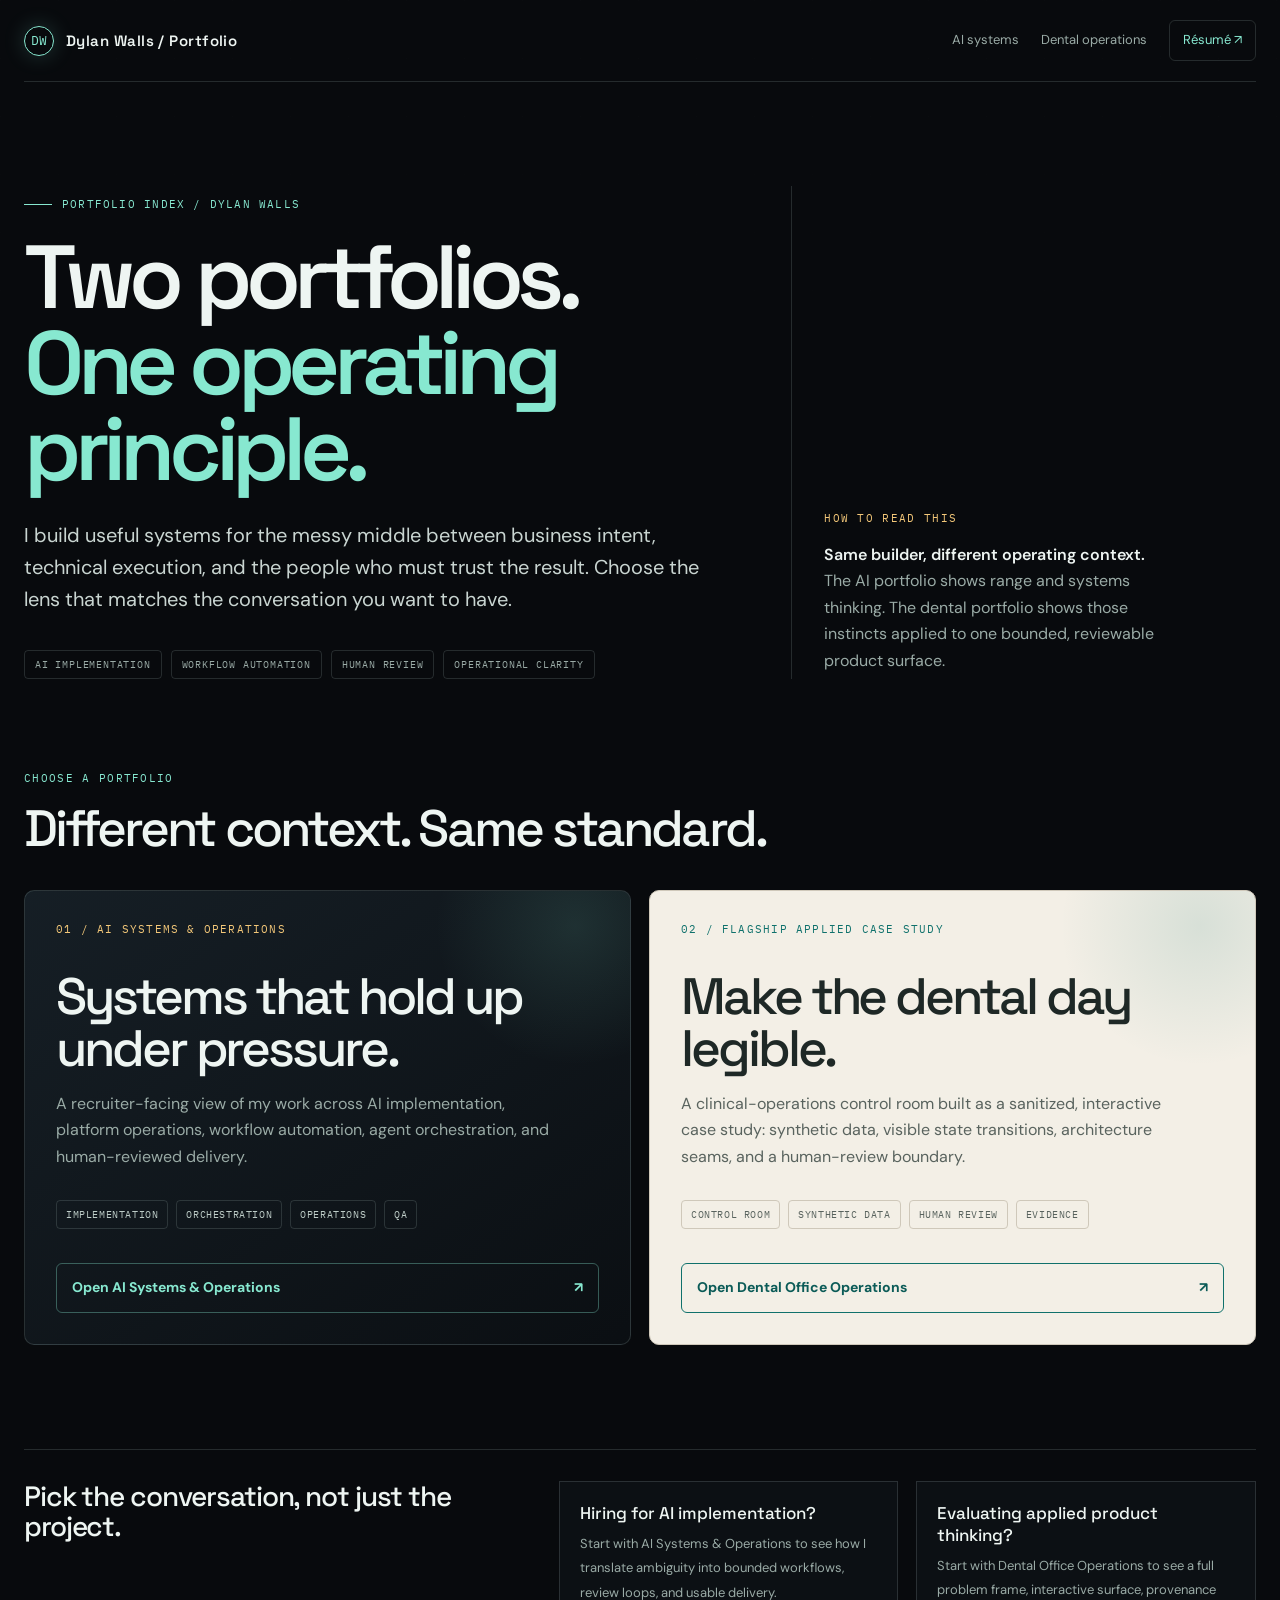
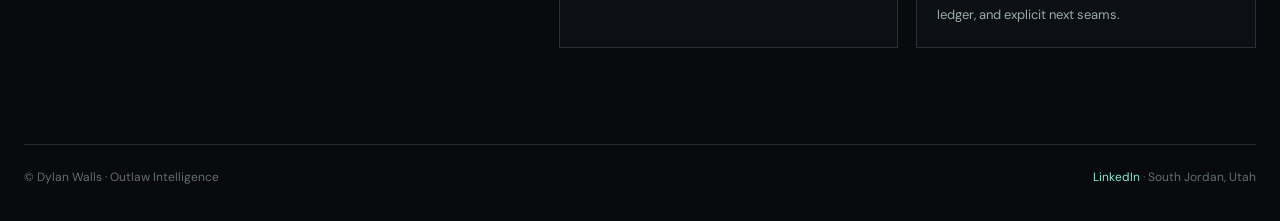
<file: index.html>
<!doctype html>
<html lang="en">
<head>
<meta charset="utf-8">
<meta name="viewport" content="width=device-width,initial-scale=1">
<meta name="description" content="Dylan Walls — choose between the AI Systems & Operations portfolio and the Dental Office Operations portfolio.">
<title>Dylan Walls — Portfolio Index</title>
<link rel="preconnect" href="https://fonts.googleapis.com">
<link rel="preconnect" href="https://fonts.gstatic.com" crossorigin>
<link href="https://fonts.googleapis.com/css2?family=DM+Sans:wght@400;500;600;700&family=Space+Grotesk:wght@400;500;600;700&family=IBM+Plex+Mono:wght@400;500&display=swap" rel="stylesheet">
<style>
:root{--bg:#080a0d;--panel:#11171c;--panel2:#172027;--ink:#eef5f2;--muted:#9aaba6;--faint:#62706d;--line:rgba(208,231,224,.15);--cyan:#87e8d0;--cyan2:#b6ffe8;--gold:#f4c879;--paper:#f3efe6;--paper-ink:#1e2826;--paper-muted:#59635e;--paper-line:#cfc8ba;--signal:#0f716c;--max:1240px}
*{box-sizing:border-box}html{scroll-behavior:smooth}body{margin:0;background:var(--bg);color:var(--ink);font-family:'DM Sans',system-ui,sans-serif;line-height:1.55}body:before{content:"";position:fixed;inset:0;pointer-events:none;opacity:.2;background-image:linear-gradient(rgba(255,255,255,.035) 1px,transparent 1px),linear-gradient(90deg,rgba(255,255,255,.035) 1px,transparent 1px);background-size:58px 58px;mask-image:linear-gradient(to bottom,#000,transparent 80%)}a{color:inherit;text-decoration:none}.shell{width:min(calc(100% - 48px),var(--max));margin:0 auto;position:relative;z-index:1}.mono{font:11px 'IBM Plex Mono',monospace;letter-spacing:.11em;text-transform:uppercase}.eyebrow{display:flex;align-items:center;gap:10px;color:var(--cyan)}.eyebrow:before{content:"";width:28px;height:1px;background:var(--cyan)}a:focus-visible{outline:3px solid var(--gold);outline-offset:5px}
.site-header{min-height:82px;display:flex;align-items:center;justify-content:space-between;border-bottom:1px solid var(--line)}.brand{display:inline-flex;align-items:center;gap:12px;font:600 15px 'Space Grotesk',sans-serif;letter-spacing:.03em}.mark{width:30px;height:30px;display:grid;place-items:center;border:1px solid var(--cyan);border-radius:50%;color:var(--cyan);font:13px 'IBM Plex Mono',monospace;box-shadow:0 0 22px rgba(135,232,208,.2)}.header-nav{display:flex;align-items:center;gap:22px;color:var(--muted);font-size:13px}.header-nav a:hover{color:var(--ink)}.header-nav .resume{padding:9px 13px;border:1px solid var(--line);border-radius:6px;color:var(--cyan)}
.hero{display:grid;grid-template-columns:minmax(0,1.2fr) minmax(280px,.8fr);gap:70px;align-items:end;padding:104px 0 86px}.hero h1{max-width:820px;margin:23px 0 27px;font:600 clamp(49px,7vw,94px)/.96 'Space Grotesk',sans-serif;letter-spacing:-.07em}.hero h1 em{font-style:normal;color:var(--cyan)}.hero-lede{max-width:690px;margin:0;color:#c9d5d1;font-size:20px;line-height:1.6}.hero-facts{display:flex;flex-wrap:wrap;gap:9px;margin:35px 0 0;padding:0;list-style:none}.hero-facts li{padding:7px 10px;border:1px solid var(--line);border-radius:4px;color:var(--muted);font:10px 'IBM Plex Mono',monospace;letter-spacing:.08em;text-transform:uppercase}.hero-note{align-self:stretch;display:flex;flex-direction:column;justify-content:flex-end;padding:0 0 5px 32px;border-left:1px solid var(--line)}.hero-note-label{color:var(--gold);font:11px 'IBM Plex Mono',monospace;letter-spacing:.12em;text-transform:uppercase}.hero-note p{max-width:330px;margin:17px 0 0;color:var(--muted);font-size:16px;line-height:1.65}.hero-note strong{color:var(--ink);font-weight:600}
.selector{padding:0 0 104px}.section-kicker{color:var(--cyan);font:11px 'IBM Plex Mono',monospace;letter-spacing:.12em;text-transform:uppercase}.selector h2{margin:12px 0 34px;font:500 clamp(32px,4vw,52px)/1.05 'Space Grotesk',sans-serif;letter-spacing:-.055em}.portfolio-grid{display:grid;grid-template-columns:repeat(2,minmax(0,1fr));gap:18px}.portfolio-card{min-height:455px;display:flex;flex-direction:column;padding:31px;border:1px solid var(--line);border-radius:10px;position:relative;overflow:hidden;transition:transform .22s ease,border-color .22s ease}.portfolio-card:hover{transform:translateY(-5px)}.portfolio-card.ai{background:linear-gradient(145deg,rgba(22,31,38,.98),rgba(11,15,19,.98))}.portfolio-card.ai:hover{border-color:rgba(135,232,208,.55)}.portfolio-card.dental{background:var(--paper);color:var(--paper-ink);border-color:var(--paper-line)}.portfolio-card.dental:hover{border-color:var(--signal)}.portfolio-card:after{content:"";position:absolute;right:-90px;top:-110px;width:290px;height:290px;border-radius:50%;background:radial-gradient(circle,rgba(135,232,208,.12),transparent 68%);pointer-events:none}.portfolio-card.dental:after{background:radial-gradient(circle,rgba(15,113,108,.12),transparent 68%)}.card-index{position:relative;z-index:1;color:var(--gold);font:11px 'IBM Plex Mono',monospace;letter-spacing:.11em;text-transform:uppercase}.dental .card-index{color:var(--signal)}.portfolio-card h3{position:relative;z-index:1;max-width:520px;margin:35px 0 16px;font:500 clamp(31px,4vw,52px)/1.02 'Space Grotesk',sans-serif;letter-spacing:-.06em}.portfolio-card p{position:relative;z-index:1;max-width:500px;margin:0;color:var(--muted);font-size:16px;line-height:1.65}.dental p{color:var(--paper-muted)}.card-lanes{position:relative;z-index:1;display:flex;flex-wrap:wrap;gap:8px;margin:30px 0 0}.card-lanes span{padding:7px 9px;border:1px solid var(--line);border-radius:4px;color:#bdccc7;font:10px 'IBM Plex Mono',monospace;letter-spacing:.06em;text-transform:uppercase}.dental .card-lanes span{border-color:var(--paper-line);color:var(--paper-muted)}.card-action{position:relative;z-index:1;display:inline-flex;align-items:center;justify-content:space-between;gap:15px;min-height:48px;margin-top:auto;padding:13px 15px;border:1px solid rgba(135,232,208,.35);border-radius:6px;color:var(--cyan);font-weight:700;font-size:14px}.card-action:hover{border-color:var(--cyan);background:rgba(135,232,208,.07)}.dental .card-action{border-color:var(--signal);color:var(--signal-dark,#0b5b57)}.dental .card-action:hover{background:rgba(15,113,108,.08)}
.guidance{display:grid;grid-template-columns:.8fr 1.2fr;gap:70px;padding:31px 0 96px;border-top:1px solid var(--line)}.guidance h2{margin:0;font:500 28px/1.1 'Space Grotesk',sans-serif;letter-spacing:-.04em}.guidance-copy{display:grid;grid-template-columns:1fr 1fr;gap:18px}.guidance-copy article{padding:20px;border:1px solid var(--line);background:rgba(17,23,28,.55)}.guidance-copy strong{display:block;margin-bottom:7px;color:var(--ink);font:500 17px 'Space Grotesk',sans-serif}.guidance-copy span{color:var(--muted);font-size:13px;line-height:1.6}
.site-footer{display:flex;justify-content:space-between;gap:20px;padding:23px 0 34px;border-top:1px solid var(--line);color:var(--faint);font-size:12px}.site-footer a{color:var(--cyan)}.site-footer a:hover{text-decoration:underline;text-underline-offset:3px}
@media (prefers-reduced-motion:reduce){html{scroll-behavior:auto}.portfolio-card{transition:none}.portfolio-card:hover{transform:none}}
@media(max-width:820px){.shell{width:min(calc(100% - 32px),var(--max))}.header-nav a:not(.resume){display:none}.hero{grid-template-columns:1fr;gap:42px;padding:76px 0 68px}.hero-note{padding:25px 0 0;border-top:1px solid var(--line);border-left:0}.hero-note p{max-width:580px}.portfolio-grid,.guidance{grid-template-columns:1fr}.portfolio-card{min-height:390px}.guidance{gap:27px}.guidance-copy{grid-template-columns:1fr}}
@media(max-width:540px){.site-header{min-height:70px}.brand{font-size:13px}.brand .mark{width:27px;height:27px}.header-nav .resume{padding:8px 10px;font-size:11px}.hero h1{font-size:clamp(43px,13vw,66px)}.hero-lede{font-size:18px}.selector{padding-bottom:76px}.portfolio-card{min-height:410px;padding:24px}.portfolio-card h3{margin-top:29px;font-size:38px}.site-footer{flex-direction:column;gap:8px}}
</style>
</head>
<body>
<div class="shell">
<header class="site-header">
  <a class="brand" href="./"><span class="mark">DW</span><span>Dylan Walls / Portfolio</span></a>
  <nav class="header-nav" aria-label="Portfolio navigation"><a href="ai-systems/">AI systems</a><a href="dental-office-operations/">Dental operations</a><a class="resume" href="Dylan_Walls_Public_Resume.pdf" target="_blank">Résumé ↗</a></nav>
</header>
<main>
  <section class="hero" aria-labelledby="page-title">
    <div>
      <p class="eyebrow mono">Portfolio index / Dylan Walls</p>
      <h1 id="page-title">Two portfolios. <em>One operating principle.</em></h1>
      <p class="hero-lede">I build useful systems for the messy middle between business intent, technical execution, and the people who must trust the result. Choose the lens that matches the conversation you want to have.</p>
      <ul class="hero-facts mono" aria-label="Portfolio themes"><li>AI implementation</li><li>Workflow automation</li><li>Human review</li><li>Operational clarity</li></ul>
    </div>
    <aside class="hero-note"><span class="hero-note-label">How to read this</span><p><strong>Same builder, different operating context.</strong> The AI portfolio shows range and systems thinking. The dental portfolio shows those instincts applied to one bounded, reviewable product surface.</p></aside>
  </section>
  <section class="selector" aria-labelledby="selector-title">
    <span class="section-kicker">Choose a portfolio</span>
    <h2 id="selector-title">Different context. Same standard.</h2>
    <div class="portfolio-grid">
      <article class="portfolio-card ai">
        <span class="card-index">01 / AI systems &amp; operations</span>
        <h3>Systems that hold up under pressure.</h3>
        <p>A recruiter-facing view of my work across AI implementation, platform operations, workflow automation, agent orchestration, and human-reviewed delivery.</p>
        <div class="card-lanes" aria-label="AI portfolio topics"><span>Implementation</span><span>Orchestration</span><span>Operations</span><span>QA</span></div>
        <a class="card-action" href="ai-systems/">Open AI Systems &amp; Operations <span aria-hidden="true">↗</span></a>
      </article>
      <article class="portfolio-card dental">
        <span class="card-index">02 / flagship applied case study</span>
        <h3>Make the dental day legible.</h3>
        <p>A clinical-operations control room built as a sanitized, interactive case study: synthetic data, visible state transitions, architecture seams, and a human-review boundary.</p>
        <div class="card-lanes" aria-label="Dental portfolio topics"><span>Control room</span><span>Synthetic data</span><span>Human review</span><span>Evidence</span></div>
        <a class="card-action" href="dental-office-operations/">Open Dental Office Operations <span aria-hidden="true">↗</span></a>
      </article>
    </div>
  </section>
  <section class="guidance" aria-labelledby="guidance-title">
    <h2 id="guidance-title">Pick the conversation, not just the project.</h2>
    <div class="guidance-copy">
      <article><strong>Hiring for AI implementation?</strong><span>Start with AI Systems &amp; Operations to see how I translate ambiguity into bounded workflows, review loops, and usable delivery.</span></article>
      <article><strong>Evaluating applied product thinking?</strong><span>Start with Dental Office Operations to see a full problem frame, interactive surface, provenance ledger, and explicit next seams.</span></article>
    </div>
  </section>
</main>
<footer class="site-footer"><span>© Dylan Walls · Outlaw Intelligence</span><span><a href="https://www.linkedin.com/in/dylan-walls-6b634a3b6" rel="noreferrer">LinkedIn</a> · South Jordan, Utah</span></footer>
</div>
</body>
</html>
</file>
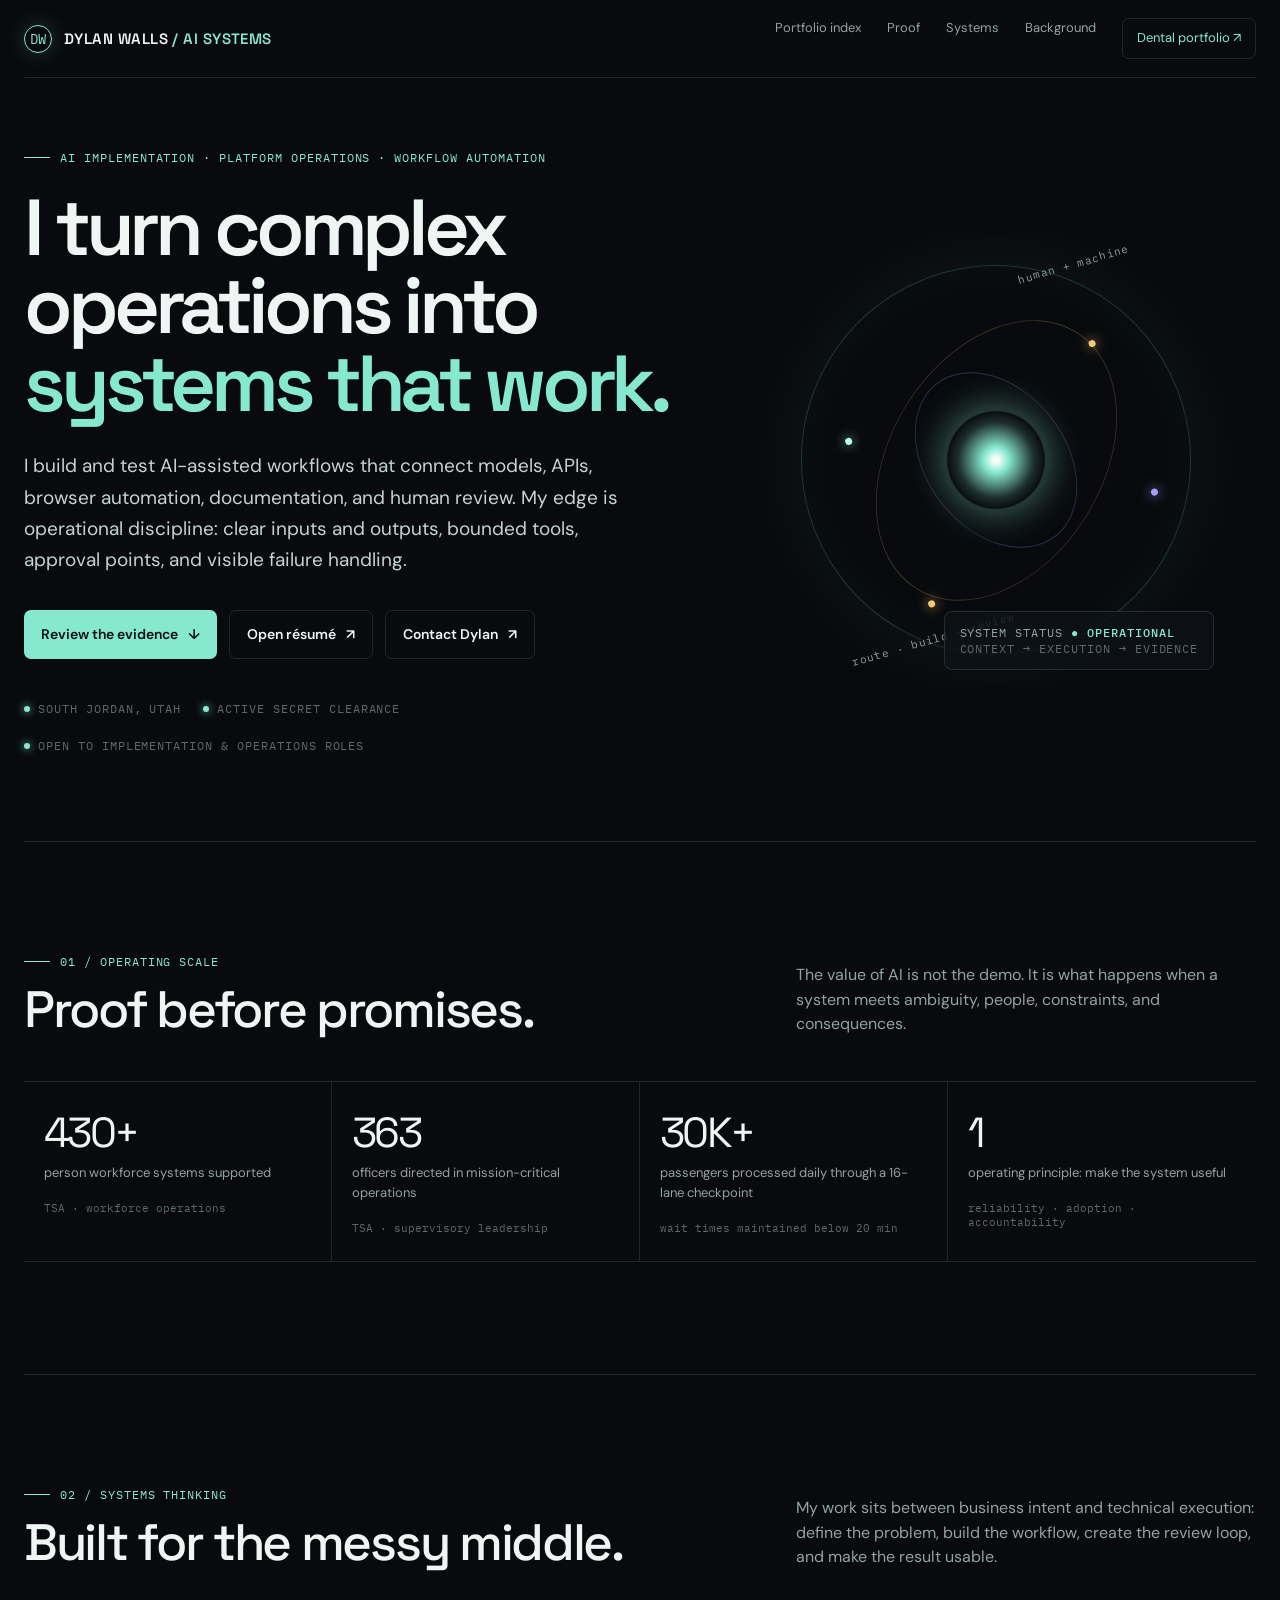
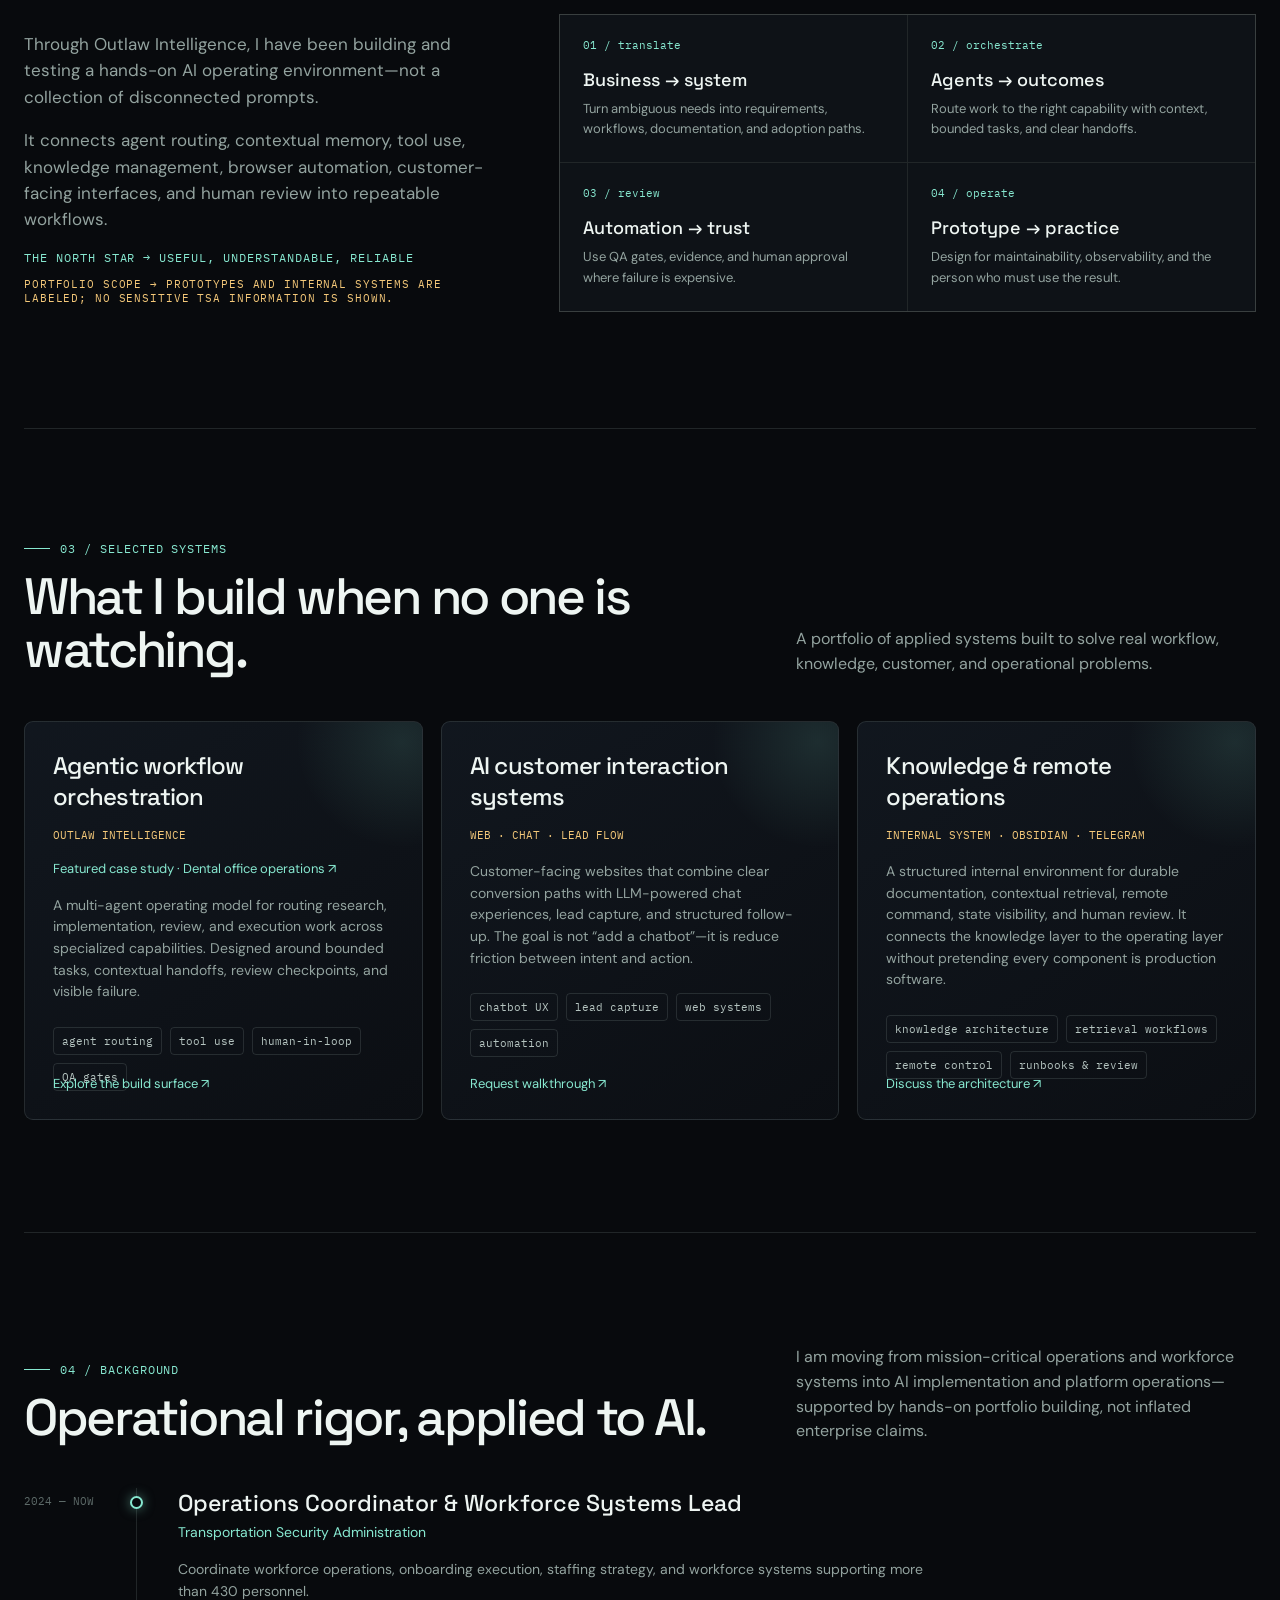
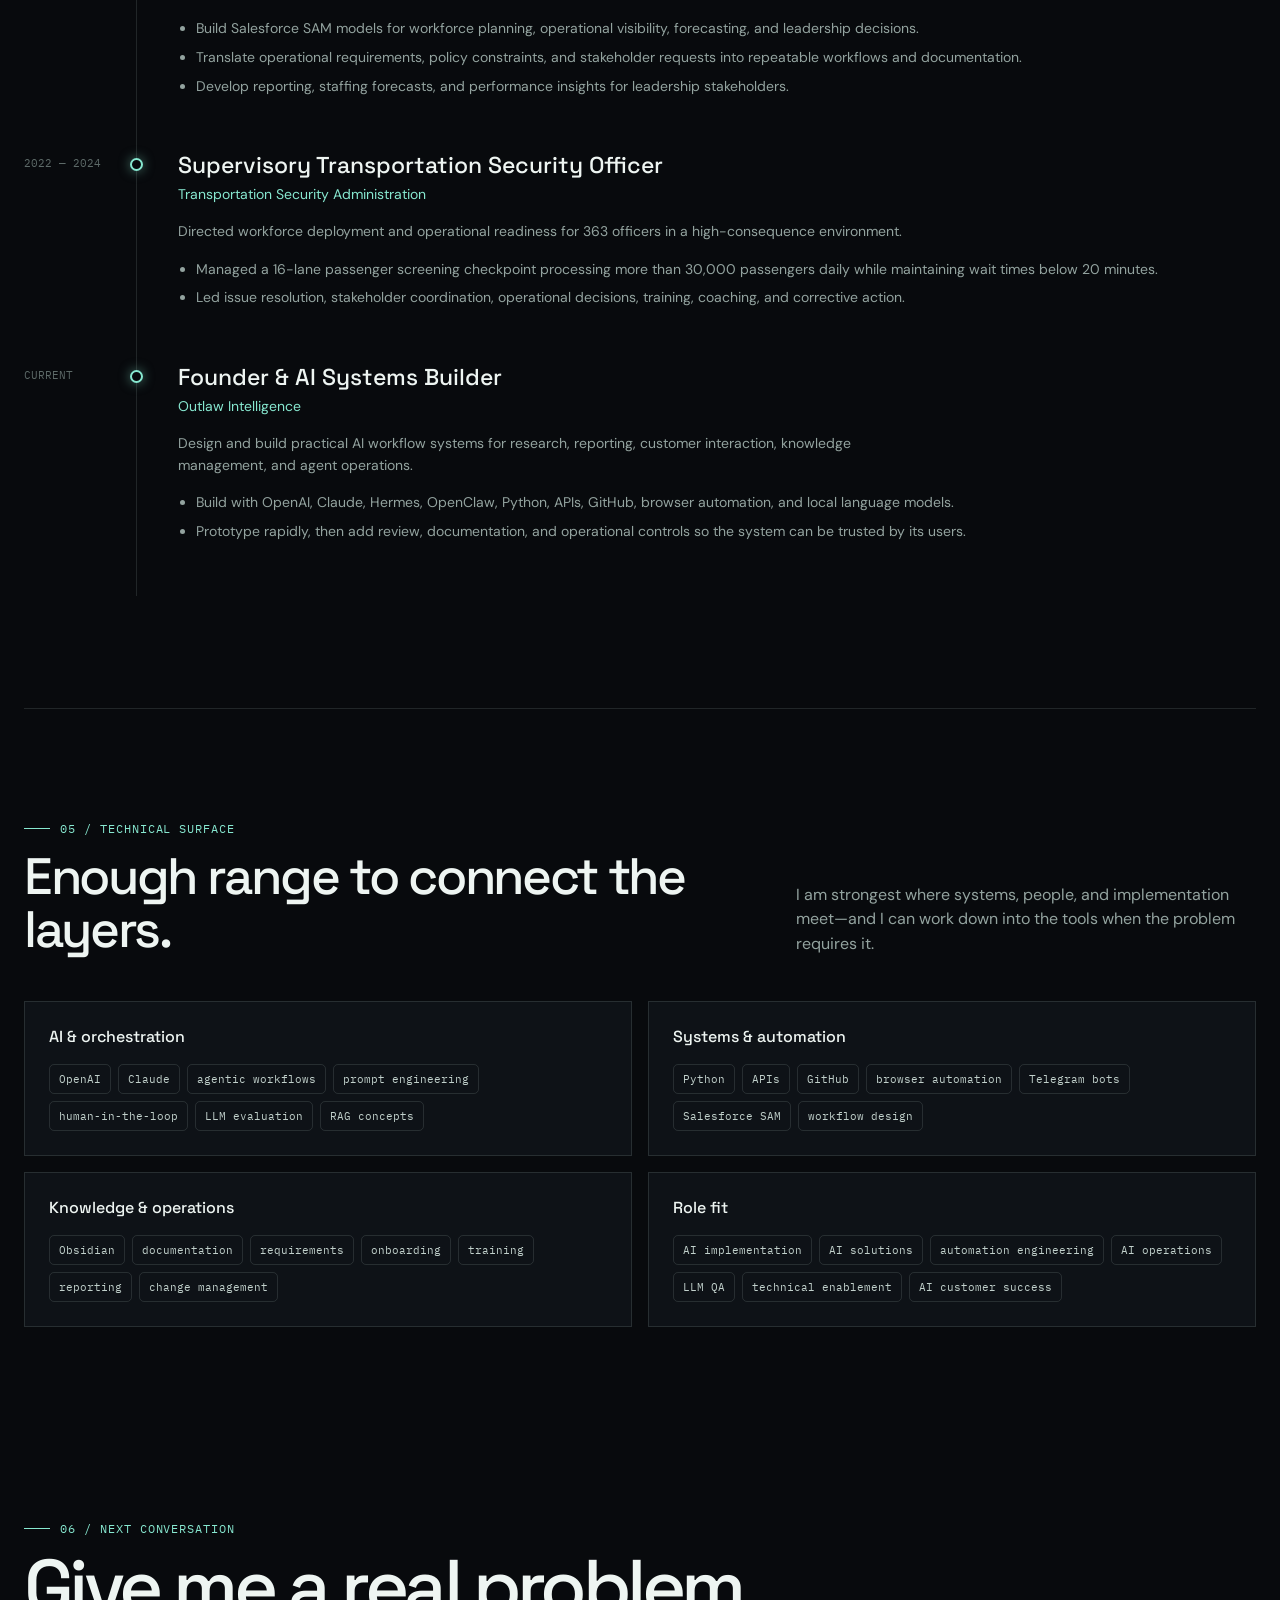
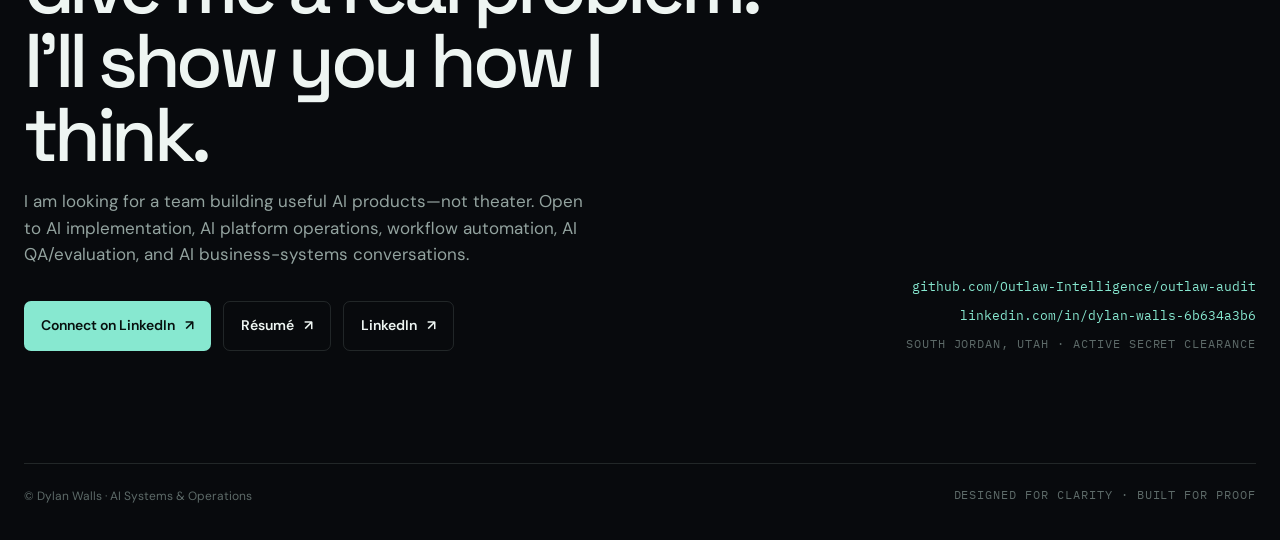
<file: ai-systems/index.html>
<!doctype html>
<html lang="en">
<head>
<meta charset="utf-8">
<meta name="viewport" content="width=device-width,initial-scale=1">
<meta name="description" content="Dylan Walls — AI Systems & Operations portfolio for implementation, workflow automation, and human-reviewed systems.">
<title>Dylan Walls — AI Systems & Operations</title>
<link rel="preconnect" href="https://fonts.googleapis.com">
<link rel="preconnect" href="https://fonts.gstatic.com" crossorigin>
<link href="https://fonts.googleapis.com/css2?family=DM+Sans:wght@400;500;600;700&family=Space+Grotesk:wght@400;500;600;700&family=IBM+Plex+Mono:wght@400;500&display=swap" rel="stylesheet">
<style>
:root{--bg:#080a0d;--panel:#0e1217;--panel2:#121820;--ink:#eef5f2;--muted:#93a39f;--faint:#5d6a68;--line:rgba(208,231,224,.13);--cyan:#87e8d0;--cyan2:#b6ffe8;--gold:#f4c879;--violet:#a99cff;--red:#ff8f7a;--max:1240px}
*{box-sizing:border-box}html{scroll-behavior:smooth}body{margin:0;background:var(--bg);color:var(--ink);font-family:'DM Sans',system-ui,sans-serif;line-height:1.55}body:before{content:"";position:fixed;inset:0;pointer-events:none;opacity:.18;background-image:linear-gradient(rgba(255,255,255,.035) 1px,transparent 1px),linear-gradient(90deg,rgba(255,255,255,.035) 1px,transparent 1px);background-size:56px 56px;mask-image:linear-gradient(to bottom,black,transparent 72%)}a{color:inherit;text-decoration:none}.wrap{width:min(calc(100% - 48px),var(--max));margin:auto}.mono{font:12px 'IBM Plex Mono',monospace;letter-spacing:.08em;text-transform:uppercase}.eyebrow{color:var(--cyan);display:flex;align-items:center;gap:10px}.eyebrow:before{content:"";width:26px;height:1px;background:var(--cyan)}
nav{height:78px;display:flex;align-items:center;justify-content:space-between;border-bottom:1px solid var(--line);position:relative;z-index:2}.brand{display:flex;align-items:center;gap:12px;font:600 15px 'Space Grotesk',sans-serif;letter-spacing:.03em}.mark{width:28px;height:28px;border:1px solid var(--cyan);border-radius:50%;display:grid;place-items:center;color:var(--cyan);font:14px 'IBM Plex Mono',monospace;box-shadow:0 0 22px rgba(135,232,208,.22)}nav .links{display:flex;gap:26px;color:var(--muted);font-size:13px}nav .links a:hover{color:var(--ink)}.nav-cta{border:1px solid var(--line);padding:9px 14px;border-radius:7px;color:var(--cyan);font-size:13px}
.hero{min-height:690px;display:grid;grid-template-columns:1.12fr .88fr;gap:48px;align-items:center;position:relative}.hero-copy{padding:72px 0 88px}.hero h1{font:600 clamp(48px,6.2vw,88px)/.98 'Space Grotesk',sans-serif;letter-spacing:-.065em;margin:24px 0 28px;max-width:760px}.hero h1 span{color:var(--cyan)}.lede{font-size:19px;line-height:1.65;color:#c6d4d0;max-width:620px}.actions{display:flex;gap:12px;margin-top:34px;flex-wrap:wrap}.btn{display:inline-flex;align-items:center;gap:10px;padding:13px 17px;border-radius:7px;font-weight:600;font-size:14px;transition:.2s ease}.btn.primary{background:var(--cyan);color:#07100e}.btn.primary:hover{background:var(--cyan2);transform:translateY(-2px)}.btn.ghost{border:1px solid var(--line);color:var(--ink)}.btn.ghost:hover{border-color:var(--cyan);color:var(--cyan)}
.hero-visual{height:450px;position:relative;display:grid;place-items:center;overflow:hidden}.orbit{width:min(390px,80vw);aspect-ratio:1;border:1px solid rgba(135,232,208,.2);border-radius:50%;position:relative;transform:rotate(-16deg);box-shadow:0 0 90px rgba(135,232,208,.07),inset 0 0 70px rgba(135,232,208,.04)}.orbit:before,.orbit:after{content:"";position:absolute;inset:11%;border:1px solid rgba(244,200,121,.22);border-radius:50%;transform:rotate(48deg) scaleX(.7)}.orbit:after{inset:25%;border-color:rgba(169,156,255,.25);transform:rotate(-22deg) scaleX(.72)}.core{position:absolute;left:50%;top:50%;width:98px;height:98px;transform:translate(-50%,-50%);border-radius:50%;background:radial-gradient(circle,#f4fff9 0 4%,var(--cyan) 18%,rgba(135,232,208,.16) 55%,transparent 72%);filter:blur(.2px);box-shadow:0 0 40px rgba(135,232,208,.55)}.node{position:absolute;width:7px;height:7px;border-radius:50%;background:var(--cyan2);box-shadow:0 0 12px var(--cyan)}.n1{left:14%;top:34%}.n2{right:17%;top:27%;background:var(--gold);box-shadow:0 0 12px var(--gold)}.n3{right:12%;bottom:30%;background:var(--violet);box-shadow:0 0 12px var(--violet)}.n4{left:23%;bottom:18%;background:var(--gold);box-shadow:0 0 12px var(--gold)}.orbit-label{position:absolute;color:var(--muted);font:11px 'IBM Plex Mono',monospace;letter-spacing:.06em}.label-a{top:20px;right:8px}.label-b{bottom:32px;left:0}.signal{position:absolute;bottom:15px;right:8%;padding:13px 15px;background:rgba(14,18,23,.84);border:1px solid var(--line);border-radius:8px;backdrop-filter:blur(12px);font-size:12px;color:var(--muted)}.signal b{color:var(--cyan);font-weight:500}.hero-foot{display:flex;gap:22px;flex-wrap:wrap;margin-top:42px;color:var(--faint);font-size:12px}.hero-foot span{display:flex;align-items:center;gap:8px}.dot{width:6px;height:6px;border-radius:50%;background:var(--cyan);box-shadow:0 0 9px var(--cyan)}
.section{padding:112px 0;border-top:1px solid var(--line)}.section-head{display:flex;justify-content:space-between;gap:30px;align-items:end;margin-bottom:44px}.section h2{font:500 clamp(30px,4vw,52px)/1.05 'Space Grotesk',sans-serif;letter-spacing:-.045em;margin:14px 0 0}.section-intro{max-width:460px;color:var(--muted);margin:0}.signal-grid{display:grid;grid-template-columns:repeat(4,1fr);border-top:1px solid var(--line);border-bottom:1px solid var(--line)}.signal-cell{padding:24px 20px 26px;border-right:1px solid var(--line)}.signal-cell:last-child{border-right:0}.signal-num{font:42px 'Space Grotesk',sans-serif;color:var(--ink);letter-spacing:-.06em}.signal-label{color:var(--muted);font-size:13px;margin-top:4px}.signal-note{font:11px 'IBM Plex Mono',monospace;color:var(--faint);margin-top:18px}
.system{display:grid;grid-template-columns:.8fr 1.2fr;gap:70px;align-items:start}.system-copy p{color:var(--muted);font-size:17px}.principles{display:grid;grid-template-columns:1fr 1fr;gap:1px;background:var(--line);border:1px solid var(--line)}.principle{background:var(--panel);padding:23px}.principle h3{font:500 18px 'Space Grotesk',sans-serif;margin:0 0 8px}.principle p{font-size:13px;color:var(--muted);margin:0}.index{color:var(--cyan);font:11px 'IBM Plex Mono',monospace;display:block;margin-bottom:16px}
.projects{display:grid;grid-template-columns:repeat(3,minmax(0,1fr));gap:18px}.project{background:linear-gradient(145deg,rgba(18,24,32,.95),rgba(12,15,20,.95));border:1px solid var(--line);padding:28px;border-radius:9px;position:relative;overflow:hidden;min-height:320px;min-width:0}.project:after{content:"";position:absolute;width:220px;height:220px;border-radius:50%;right:-90px;top:-90px;background:radial-gradient(circle,rgba(135,232,208,.12),transparent 68%)}.project-top{display:flex;justify-content:space-between;gap:20px;min-width:0}.project h3{font:500 24px 'Space Grotesk',sans-serif;letter-spacing:-.03em;margin:0 0 10px}.project p{color:var(--muted);max-width:520px;font-size:14px}.project-tag{color:var(--gold);font:11px 'IBM Plex Mono',monospace;white-space:normal;text-align:right}.project ul{padding:0;margin:24px 0 0;list-style:none;display:flex;gap:8px;flex-wrap:wrap}.project li{border:1px solid var(--line);color:#b5c4c0;padding:6px 8px;border-radius:4px;font:11px 'IBM Plex Mono',monospace}.project-link{position:absolute;bottom:25px;color:var(--cyan);font-size:13px}.project-link:after{content:"  ↗"}
.timeline{position:relative;margin-top:20px}.timeline:before{content:"";position:absolute;left:112px;top:0;bottom:0;width:1px;background:var(--line)}.role{display:grid;grid-template-columns:112px 1fr;gap:42px;padding:0 0 46px}.role-time{color:var(--faint);font:11px 'IBM Plex Mono',monospace;padding-top:6px}.role-body{position:relative}.role-body:before{content:"";position:absolute;left:-48px;top:8px;width:9px;height:9px;border:2px solid var(--cyan);background:var(--bg);border-radius:50%;box-shadow:0 0 12px rgba(135,232,208,.5)}.role h3{font:500 23px 'Space Grotesk',sans-serif;margin:0}.role-company{color:var(--cyan);font-size:14px;margin:4px 0 15px}.role p{color:var(--muted);font-size:14px;max-width:750px;margin:0}.role ul{color:var(--muted);font-size:14px;margin:16px 0 0;padding-left:18px}.role li{margin:7px 0}
.stack{display:grid;grid-template-columns:1fr 1fr;gap:16px}.stack-block{padding:24px;border:1px solid var(--line);background:var(--panel)}.stack-block h3{font:500 16px 'Space Grotesk',sans-serif;margin:0 0 17px}.chips{display:flex;gap:7px;flex-wrap:wrap}.chip{padding:7px 9px;border:1px solid var(--line);border-radius:5px;color:#c1d0cb;font:11px 'IBM Plex Mono',monospace}.contact{padding:82px 0 112px;display:grid;grid-template-columns:1fr auto;align-items:end;gap:30px}.contact h2{font:500 clamp(38px,6vw,76px)/.97 'Space Grotesk',sans-serif;letter-spacing:-.06em;margin:14px 0;max-width:760px}.contact p{color:var(--muted);font-size:17px;max-width:570px}.contact-links{display:flex;flex-direction:column;gap:12px;align-items:flex-end}.contact-links a{color:var(--cyan);font:13px 'IBM Plex Mono',monospace}.contact-links a:hover{text-decoration:underline}footer{border-top:1px solid var(--line);padding:23px 0 34px;display:flex;justify-content:space-between;color:var(--faint);font-size:12px}.reveal{opacity:0;transform:translateY(14px);animation:in .8s ease forwards}.d2{animation-delay:.12s}.d3{animation-delay:.24s}@keyframes in{to{opacity:1;transform:none}}@media (prefers-reduced-motion:reduce){html{scroll-behavior:auto}.reveal{animation:none;opacity:1;transform:none}}@media(max-width:820px){.wrap{width:min(calc(100% - 32px),var(--max))}nav .links{display:none}.hero{grid-template-columns:1fr;min-height:auto}.hero-copy{padding:72px 0 0}.hero-visual{height:380px}.section{padding:78px 0}.section-head,.contact{display:block}.section-intro{margin-top:20px}.signal-grid{grid-template-columns:1fr 1fr}.signal-cell:nth-child(2){border-right:0}.signal-cell:nth-child(-n+2){border-bottom:1px solid var(--line)}.projects,.system{grid-template-columns:1fr;gap:16px}.stack{grid-template-columns:1fr}.contact-links{align-items:flex-start;margin-top:30px}.timeline:before{left:0}.role{grid-template-columns:1fr;gap:9px;padding-left:24px}.role-body:before{left:-29px}.role-time{padding-top:0}.hero h1{font-size:clamp(46px,14vw,72px)}}
</style>
</head>
<body>
<div class="wrap">
<nav><a class="brand" href="../"><span class="mark">DW</span><span>DYLAN WALLS<span style="color:var(--cyan)"> / AI SYSTEMS</span></span></a><div class="links"><a href="../">Portfolio index</a><a href="#proof">Proof</a><a href="#systems">Systems</a><a href="#experience">Background</a><a href="../dental-office-operations/" class="nav-cta">Dental portfolio ↗</a></div></nav>
<main id="top">
<section class="hero">
<div class="hero-copy reveal"><div class="eyebrow mono">AI implementation · platform operations · workflow automation</div><h1>I turn complex operations into <span>systems that work.</span></h1><p class="lede">I build and test AI-assisted workflows that connect models, APIs, browser automation, documentation, and human review. My edge is operational discipline: clear inputs and outputs, bounded tools, approval points, and visible failure handling.</p><div class="actions"><a class="btn primary" href="#proof">Review the evidence <span>↓</span></a><a class="btn ghost" href="../Dylan_Walls_Public_Resume.pdf" target="_blank">Open résumé <span>↗</span></a><a class="btn ghost" href="https://www.linkedin.com/in/dylan-walls-6b634a3b6">Contact Dylan <span>↗</span></a></div><div class="hero-foot mono"><span><i class="dot"></i> South Jordan, Utah</span><span><i class="dot"></i> Active Secret clearance</span><span><i class="dot"></i> Open to implementation & operations roles</span></div></div>
<div class="hero-visual reveal d2"><div class="orbit"><span class="core"></span><span class="node n1"></span><span class="node n2"></span><span class="node n3"></span><span class="node n4"></span><span class="orbit-label label-a">human + machine</span><span class="orbit-label label-b">route · build · review</span></div><div class="signal mono">SYSTEM STATUS <b>● OPERATIONAL</b><br><span style="color:var(--faint)">context → execution → evidence</span></div></div>
</section>
<section class="section reveal" id="proof"><div class="section-head"><div><div class="eyebrow mono">01 / operating scale</div><h2>Proof before promises.</h2></div><p class="section-intro">The value of AI is not the demo. It is what happens when a system meets ambiguity, people, constraints, and consequences.</p></div><div class="signal-grid"><div class="signal-cell"><div class="signal-num">430+</div><div class="signal-label">person workforce systems supported</div><div class="signal-note">TSA · workforce operations</div></div><div class="signal-cell"><div class="signal-num">363</div><div class="signal-label">officers directed in mission-critical operations</div><div class="signal-note">TSA · supervisory leadership</div></div><div class="signal-cell"><div class="signal-num">30K+</div><div class="signal-label">passengers processed daily through a 16-lane checkpoint</div><div class="signal-note">wait times maintained below 20 min</div></div><div class="signal-cell"><div class="signal-num">1</div><div class="signal-label">operating principle: make the system useful</div><div class="signal-note">reliability · adoption · accountability</div></div></div></section>
<section class="section" id="systems"><div class="section-head"><div><div class="eyebrow mono">02 / systems thinking</div><h2>Built for the messy middle.</h2></div><p class="section-intro">My work sits between business intent and technical execution: define the problem, build the workflow, create the review loop, and make the result usable.</p></div><div class="system"><div class="system-copy"><p>Through Outlaw Intelligence, I have been building and testing a hands-on AI operating environment—not a collection of disconnected prompts.</p><p>It connects agent routing, contextual memory, tool use, knowledge management, browser automation, customer-facing interfaces, and human review into repeatable workflows.</p><p class="mono" style="color:var(--cyan);font-size:12px">The north star → useful, understandable, reliable</p><p class="mono" style="color:var(--gold);font-size:11px">Portfolio scope → prototypes and internal systems are labeled; no sensitive TSA information is shown.</p></div><div class="principles"><div class="principle"><span class="index">01 / translate</span><h3>Business → system</h3><p>Turn ambiguous needs into requirements, workflows, documentation, and adoption paths.</p></div><div class="principle"><span class="index">02 / orchestrate</span><h3>Agents → outcomes</h3><p>Route work to the right capability with context, bounded tasks, and clear handoffs.</p></div><div class="principle"><span class="index">03 / review</span><h3>Automation → trust</h3><p>Use QA gates, evidence, and human approval where failure is expensive.</p></div><div class="principle"><span class="index">04 / operate</span><h3>Prototype → practice</h3><p>Design for maintainability, observability, and the person who must use the result.</p></div></div></div></section>
<section class="section" id="projects"><div class="section-head"><div><div class="eyebrow mono">03 / selected systems</div><h2>What I build when no one is watching.</h2></div><p class="section-intro">A portfolio of applied systems built to solve real workflow, knowledge, customer, and operational problems.</p></div><div class="projects"><article class="project"><div class="project-top"><div><h3>Agentic workflow orchestration</h3><span class="project-tag">OUTLAW INTELLIGENCE</span><a href="../dental-office-operations/" style="display:inline-block;margin-top:12px;color:var(--cyan);font-size:13px;text-underline-offset:3px">Featured case study · Dental office operations ↗</a></div></div><p>A multi-agent operating model for routing research, implementation, review, and execution work across specialized capabilities. Designed around bounded tasks, contextual handoffs, review checkpoints, and visible failure.</p><ul><li>agent routing</li><li>tool use</li><li>human-in-loop</li><li>QA gates</li></ul><a class="project-link" href="https://github.com/Outlaw-Intelligence/outlaw-audit" target="_blank" rel="noreferrer">Explore the build surface</a></article><article class="project"><div class="project-top"><div><h3>AI customer interaction systems</h3><span class="project-tag">WEB · CHAT · LEAD FLOW</span></div></div><p>Customer-facing websites that combine clear conversion paths with LLM-powered chat experiences, lead capture, and structured follow-up. The goal is not “add a chatbot”—it is reduce friction between intent and action.</p><ul><li>chatbot UX</li><li>lead capture</li><li>web systems</li><li>automation</li></ul><a class="project-link" href="https://www.linkedin.com/in/dylan-walls-6b634a3b6">Request walkthrough</a></article><article class="project"><div class="project-top"><div><h3>Knowledge & remote operations</h3><span class="project-tag">INTERNAL SYSTEM · OBSIDIAN · TELEGRAM</span></div></div><p>A structured internal environment for durable documentation, contextual retrieval, remote command, state visibility, and human review. It connects the knowledge layer to the operating layer without pretending every component is production software.</p><ul><li>knowledge architecture</li><li>retrieval workflows</li><li>remote control</li><li>runbooks & review</li></ul><a class="project-link" href="https://www.linkedin.com/in/dylan-walls-6b634a3b6">Discuss the architecture</a></article></div></section>
<section class="section" id="experience"><div class="section-head"><div><div class="eyebrow mono">04 / background</div><h2>Operational rigor, applied to AI.</h2></div><p class="section-intro">I am moving from mission-critical operations and workforce systems into AI implementation and platform operations—supported by hands-on portfolio building, not inflated enterprise claims.</p></div><div class="timeline"><article class="role"><div class="role-time">2024 — NOW</div><div class="role-body"><h3>Operations Coordinator & Workforce Systems Lead</h3><div class="role-company">Transportation Security Administration</div><p>Coordinate workforce operations, onboarding execution, staffing strategy, and workforce systems supporting more than 430 personnel.</p><ul><li>Build Salesforce SAM models for workforce planning, operational visibility, forecasting, and leadership decisions.</li><li>Translate operational requirements, policy constraints, and stakeholder requests into repeatable workflows and documentation.</li><li>Develop reporting, staffing forecasts, and performance insights for leadership stakeholders.</li></ul></div></article><article class="role"><div class="role-time">2022 — 2024</div><div class="role-body"><h3>Supervisory Transportation Security Officer</h3><div class="role-company">Transportation Security Administration</div><p>Directed workforce deployment and operational readiness for 363 officers in a high-consequence environment.</p><ul><li>Managed a 16-lane passenger screening checkpoint processing more than 30,000 passengers daily while maintaining wait times below 20 minutes.</li><li>Led issue resolution, stakeholder coordination, operational decisions, training, coaching, and corrective action.</li></ul></div></article><article class="role"><div class="role-time">CURRENT</div><div class="role-body"><h3>Founder & AI Systems Builder</h3><div class="role-company">Outlaw Intelligence</div><p>Design and build practical AI workflow systems for research, reporting, customer interaction, knowledge management, and agent operations.</p><ul><li>Build with OpenAI, Claude, Hermes, OpenClaw, Python, APIs, GitHub, browser automation, and local language models.</li><li>Prototype rapidly, then add review, documentation, and operational controls so the system can be trusted by its users.</li></ul></div></article></div></section>
<section class="section" id="stack"><div class="section-head"><div><div class="eyebrow mono">05 / technical surface</div><h2>Enough range to connect the layers.</h2></div><p class="section-intro">I am strongest where systems, people, and implementation meet—and I can work down into the tools when the problem requires it.</p></div><div class="stack"><div class="stack-block"><h3>AI & orchestration</h3><div class="chips"><span class="chip">OpenAI</span><span class="chip">Claude</span><span class="chip">agentic workflows</span><span class="chip">prompt engineering</span><span class="chip">human-in-the-loop</span><span class="chip">LLM evaluation</span><span class="chip">RAG concepts</span></div></div><div class="stack-block"><h3>Systems & automation</h3><div class="chips"><span class="chip">Python</span><span class="chip">APIs</span><span class="chip">GitHub</span><span class="chip">browser automation</span><span class="chip">Telegram bots</span><span class="chip">Salesforce SAM</span><span class="chip">workflow design</span></div></div><div class="stack-block"><h3>Knowledge & operations</h3><div class="chips"><span class="chip">Obsidian</span><span class="chip">documentation</span><span class="chip">requirements</span><span class="chip">onboarding</span><span class="chip">training</span><span class="chip">reporting</span><span class="chip">change management</span></div></div><div class="stack-block"><h3>Role fit</h3><div class="chips"><span class="chip">AI implementation</span><span class="chip">AI solutions</span><span class="chip">automation engineering</span><span class="chip">AI operations</span><span class="chip">LLM QA</span><span class="chip">technical enablement</span><span class="chip">AI customer success</span></div></div></div></section>
<section class="contact" id="contact"><div><div class="eyebrow mono">06 / next conversation</div><h2>Give me a real problem. I’ll show you how I think.</h2><p>I am looking for a team building useful AI products—not theater. Open to AI implementation, AI platform operations, workflow automation, AI QA/evaluation, and AI business-systems conversations.</p><div class="actions"><a class="btn primary" href="https://www.linkedin.com/in/dylan-walls-6b634a3b6">Connect on LinkedIn <span>↗</span></a><a class="btn ghost" href="../Dylan_Walls_Public_Resume.pdf" target="_blank">Résumé <span>↗</span></a><a class="btn ghost" href="https://www.linkedin.com/in/dylan-walls-6b634a3b6" target="_blank" rel="noreferrer">LinkedIn <span>↗</span></a></div></div><div class="contact-links"><a href="https://github.com/Outlaw-Intelligence/outlaw-audit" target="_blank" rel="noreferrer">github.com/Outlaw-Intelligence/outlaw-audit</a><a href="https://www.linkedin.com/in/dylan-walls-6b634a3b6" target="_blank" rel="noreferrer">linkedin.com/in/dylan-walls-6b634a3b6</a><span class="mono" style="color:var(--faint)">South Jordan, Utah · active Secret clearance</span></div></section>
</main>
<footer><span>© Dylan Walls · AI Systems & Operations</span><span class="mono">designed for clarity · built for proof</span></footer>
</div>
<script>
const observer=new IntersectionObserver(entries=>entries.forEach(e=>{if(e.isIntersecting)e.target.classList.add('reveal')}),{threshold:.08});document.querySelectorAll('.section,.role,.project,.stack-block').forEach(el=>observer.observe(el));
</script>
</body>
</html>
</file>
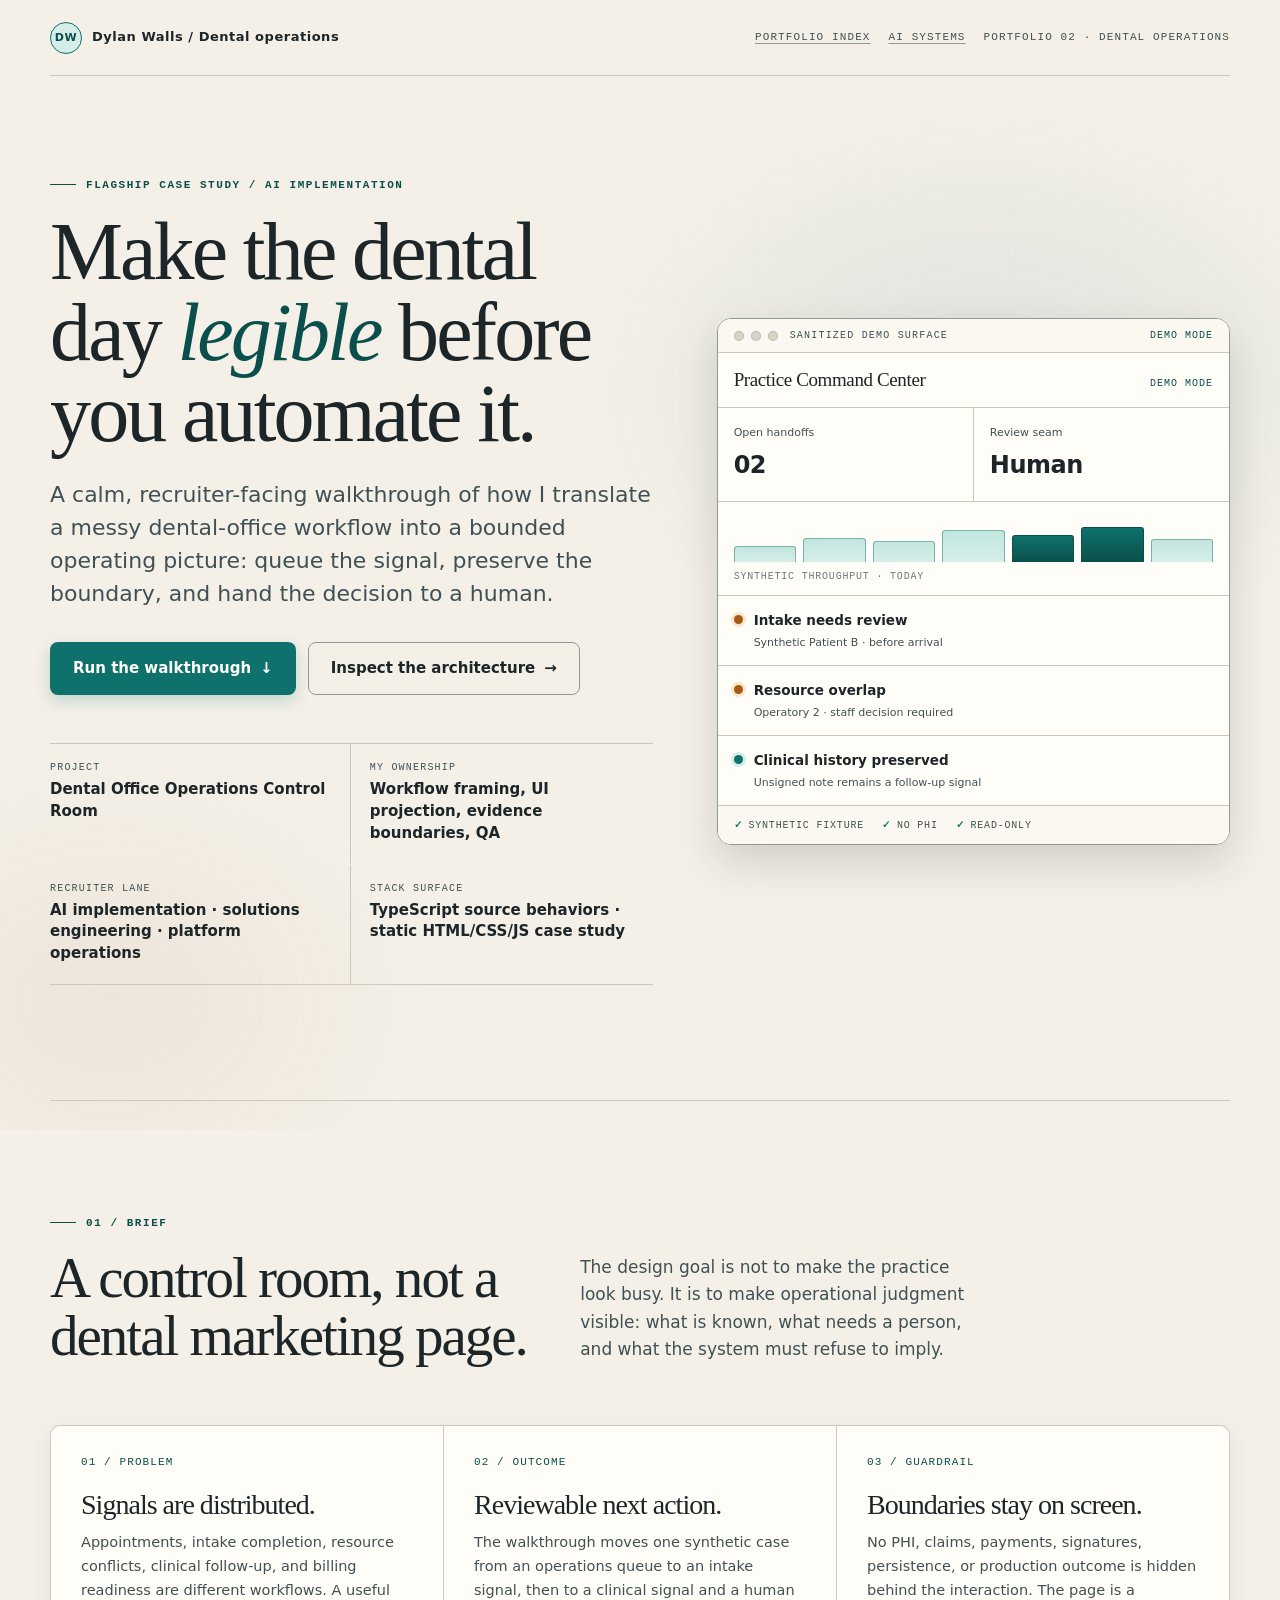
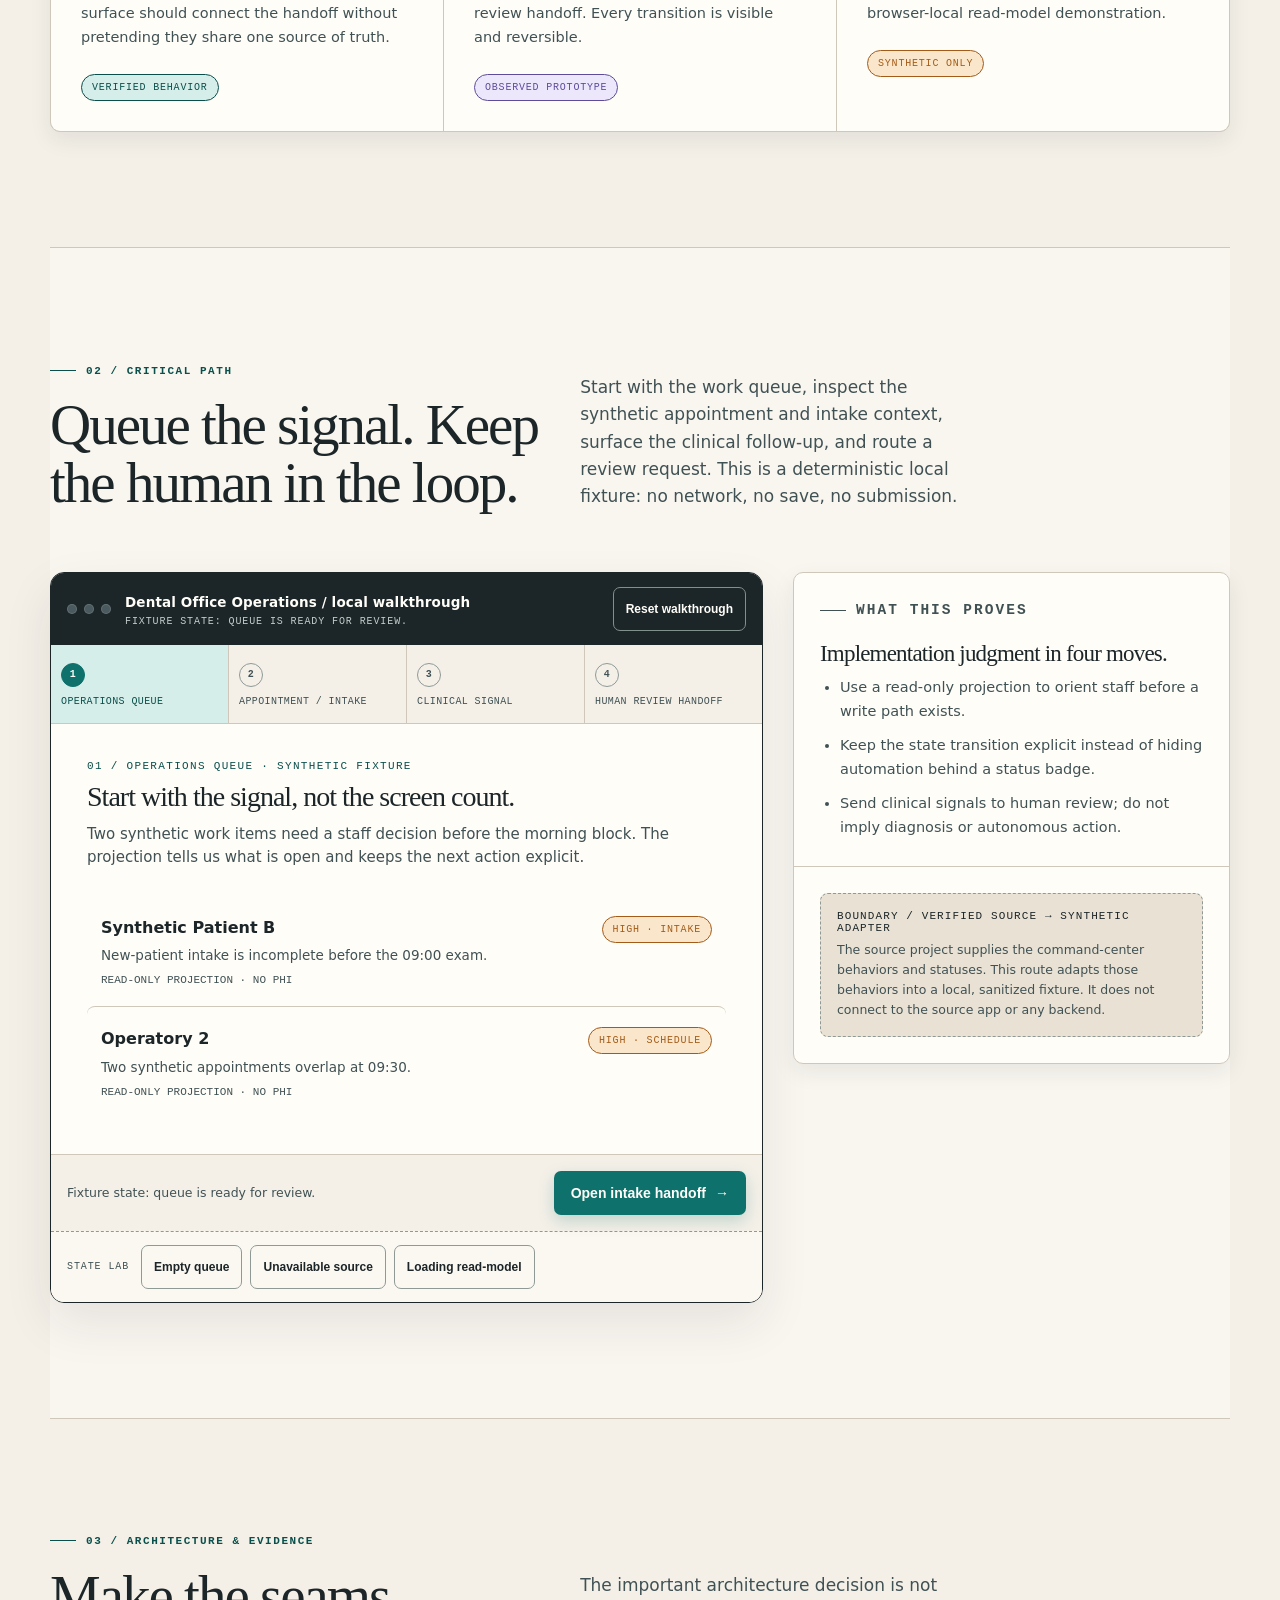
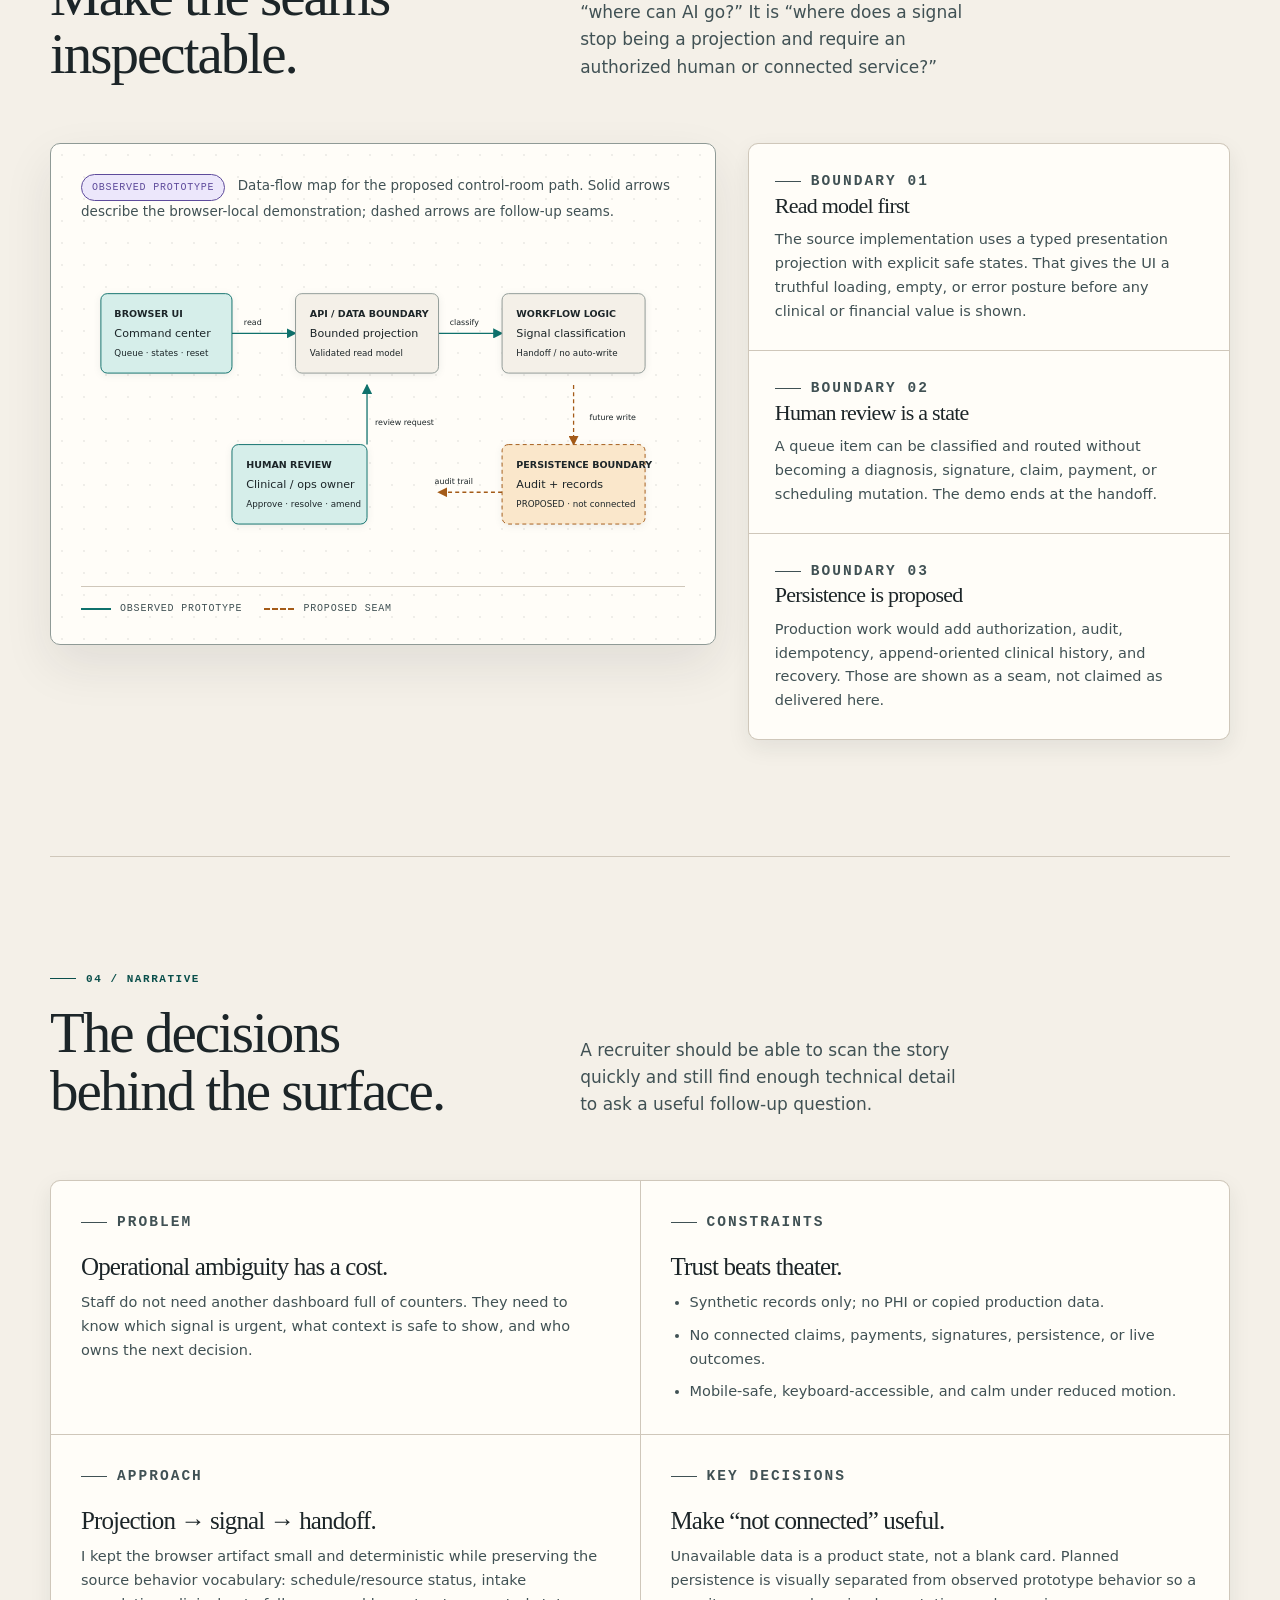
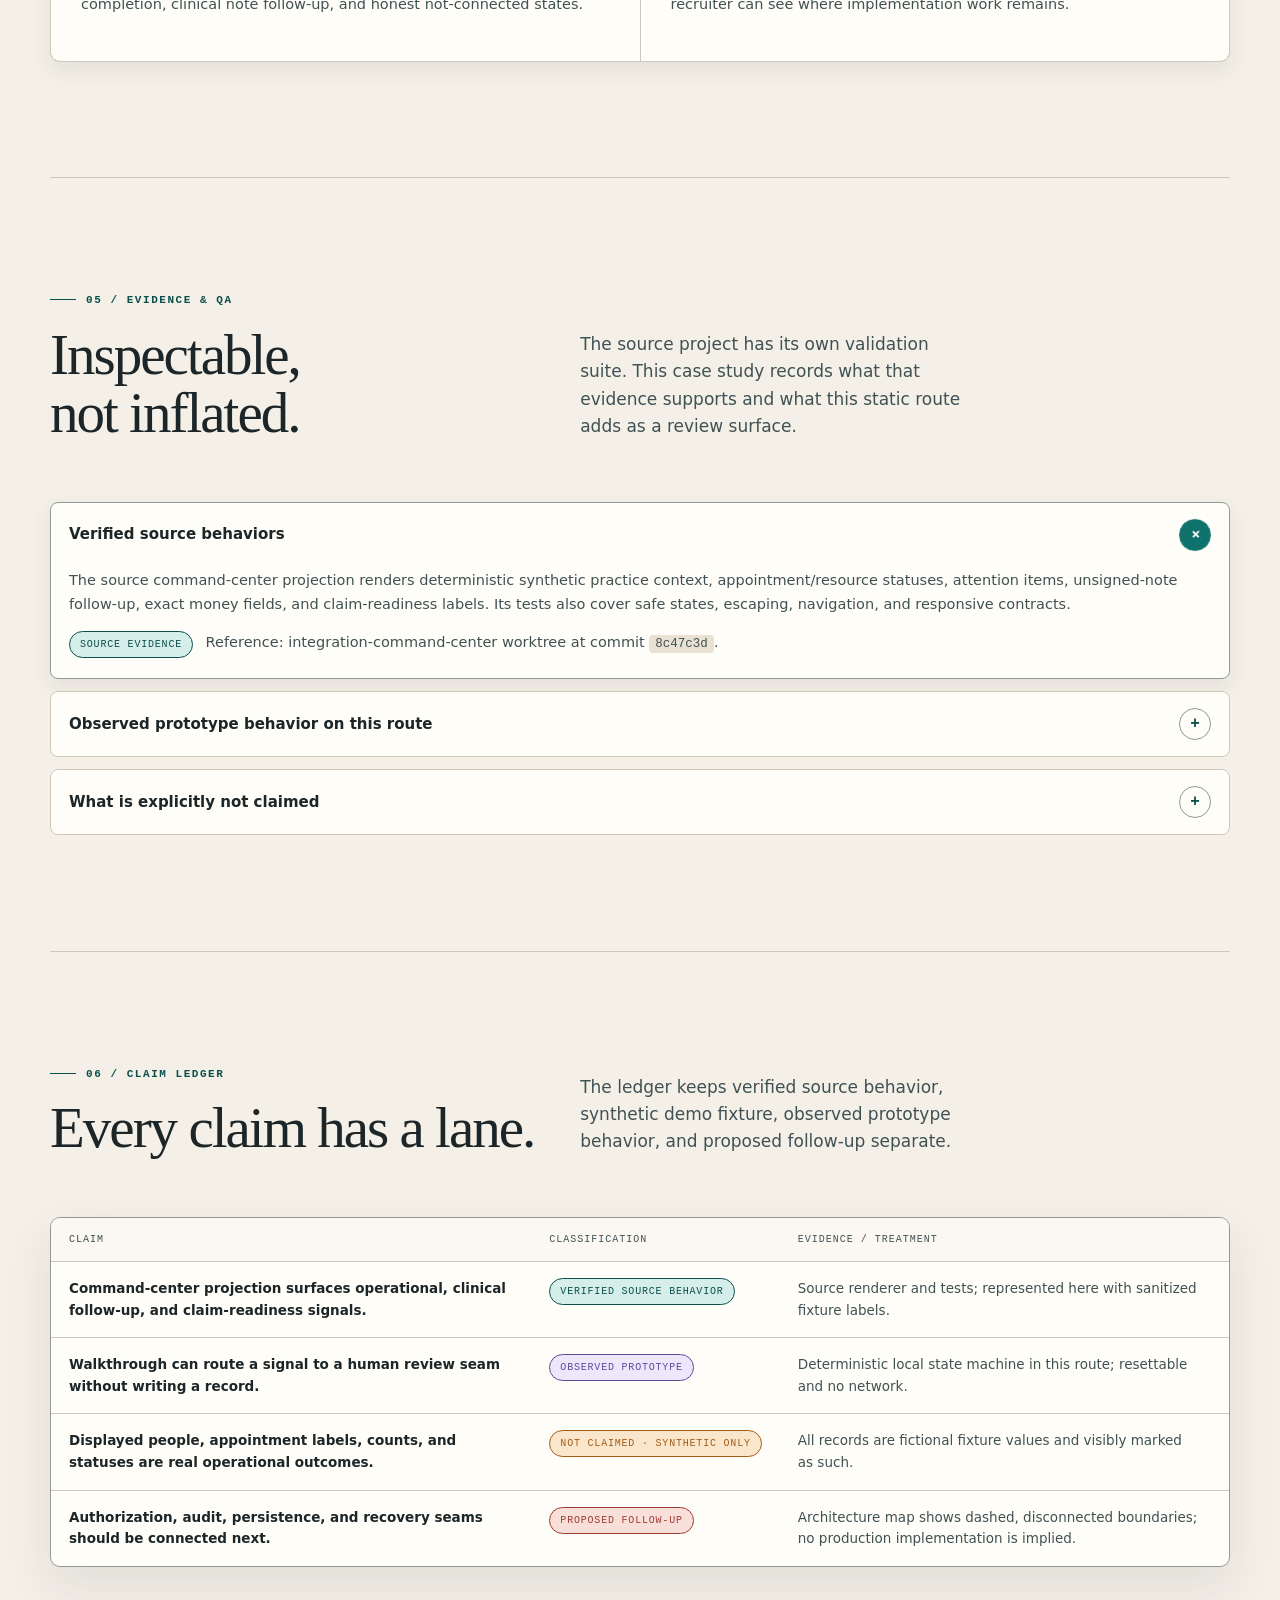
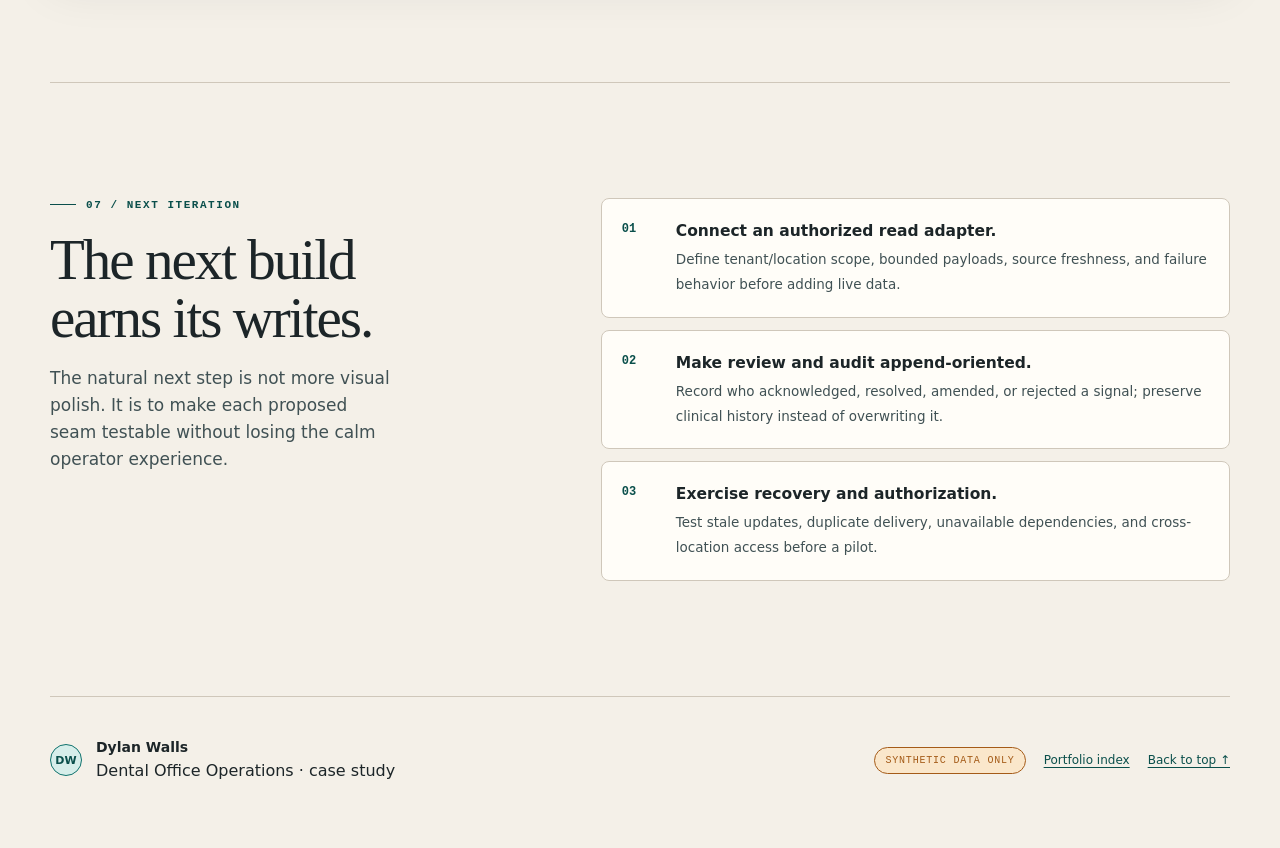
<file: dental-office-operations/index.html>
<!doctype html>
<html lang="en">
<head>
  <meta charset="utf-8">
  <meta name="viewport" content="width=device-width, initial-scale=1">
  <meta name="description" content="A recruiter-facing case study of a synthetic dental-office operations control room, built to show AI implementation judgment, evidence boundaries, and human review seams.">
  <title>Dental Office Operations · Dylan Walls</title>
  <style>
    /* ============ Tokens ============ */
    :root {
      --ink: #1c2528;
      --ink-soft: #405154;
      --ink-faint: #6b7a7d;
      --paper: #f4f0e8;
      --paper-deep: #e9e2d4;
      --white: #fffdf8;
      --cream: #fbf8f1;
      --line: #cfc7ba;
      --line-dark: #8f9a96;
      --signal: #0f716c;
      --signal-dark: #0a4f4b;
      --signal-pale: #d6eeea;
      --amber: #a45b18;
      --amber-pale: #fae7cb;
      --red: #9e3d32;
      --red-pale: #f8dfda;
      --violet: #5e4b9b;
      --violet-pale: #ece7fb;
      --shadow: 0 20px 50px rgba(28, 37, 40, .09);
      --shadow-lift: 0 18px 42px rgba(28, 37, 40, .16);
      --shadow-soft: 0 8px 22px rgba(28, 37, 40, .08);
      --max: 1180px;
      --radius: 10px;
      --radius-lg: 14px;
      --s1: 8px; --s2: 12px; --s3: 16px; --s4: 24px; --s5: 32px; --s6: 48px; --s7: 72px;
      --section-pad: clamp(76px, 9vw, 124px);
      --serif: Georgia, "Times New Roman", serif;
      --sans: Inter, ui-sans-serif, system-ui, -apple-system, BlinkMacSystemFont, "Segoe UI", sans-serif;
      --mono: ui-monospace, SFMono-Regular, Menlo, Consolas, monospace;
      color-scheme: light;
    }

    /* ============ Base ============ */
    * { box-sizing: border-box; }
    html { scroll-behavior: smooth; }
    body {
      margin: 0;
      background: var(--paper);
      color: var(--ink);
      font-family: var(--sans);
      line-height: 1.55;
      -webkit-font-smoothing: antialiased;
      text-rendering: optimizeLegibility;
    }
    body::before {
      content: "";
      position: fixed;
      z-index: -1;
      inset: 0;
      pointer-events: none;
      opacity: .28;
      background-image: linear-gradient(rgba(28,37,40,.035) 1px, transparent 1px), linear-gradient(90deg, rgba(28,37,40,.035) 1px, transparent 1px);
      background-size: 42px 42px;
      mask-image: linear-gradient(to bottom, #000 0, transparent 72%);
      -webkit-mask-image: linear-gradient(to bottom, #000 0, transparent 72%);
    }
    ::selection { background: var(--signal-pale); color: var(--signal-dark); }
    a { color: inherit; }
    button, a { -webkit-tap-highlight-color: transparent; }
    a:focus-visible, button:focus-visible, summary:focus-visible {
      outline: 3px solid var(--amber);
      outline-offset: 3px;
      border-radius: 4px;
    }
    button, .button { min-height: 44px; }
    p { text-wrap: pretty; }
    h1, h2, h3, h4, p, dl, ul, ol, figure { margin-top: 0; }
    h1, h2, h3, h4 { font-family: var(--serif); font-weight: 500; letter-spacing: -.035em; text-wrap: balance; }
    h1 { margin-bottom: var(--s4); font-size: clamp(46px, 6.6vw, 82px); line-height: .99; }
    h1 em { font-style: italic; color: var(--signal-dark); }
    h2 { margin-bottom: 0; font-size: clamp(35px, 4.8vw, 57px); line-height: 1.02; }
    h3 { margin-bottom: 10px; font-size: 28px; line-height: 1.1; }
    h4 { margin-bottom: 8px; font-size: 20px; }

    .skip-link {
      position: fixed;
      top: 12px;
      left: 12px;
      z-index: 40;
      padding: 10px 14px;
      background: var(--ink);
      color: var(--white);
      border-radius: 6px;
      transform: translateY(-160%);
      transition: transform .18s ease;
    }
    .skip-link:focus { transform: translateY(0); }
    .page { width: min(calc(100% - 40px), var(--max)); margin: 0 auto; }
    .sr-only { position: absolute; width: 1px; height: 1px; padding: 0; margin: -1px; overflow: hidden; clip: rect(0,0,0,0); white-space: nowrap; border: 0; }

    /* ============ Scroll reveal (JS-gated, reduced-motion safe) ============ */
    html.js .reveal {
      opacity: 0;
      transform: translateY(18px);
      transition: opacity .7s ease var(--reveal-delay, 0ms), transform .7s cubic-bezier(.2,.7,.25,1) var(--reveal-delay, 0ms);
      will-change: opacity, transform;
    }
    html.js .reveal.in { opacity: 1; transform: none; will-change: auto; }

    /* ============ Topbar ============ */
    .topbar {
      position: sticky;
      top: 0;
      z-index: 30;
      display: flex;
      align-items: center;
      justify-content: space-between;
      gap: 20px;
      min-height: 76px;
      border-bottom: 1px solid var(--line);
      font-size: 13px;
      background: rgba(244, 240, 232, .88);
      backdrop-filter: blur(12px);
      -webkit-backdrop-filter: blur(12px);
      transition: box-shadow .25s ease, background .25s ease;
    }
    .topbar.is-scrolled { background: rgba(244, 240, 232, .95); box-shadow: 0 12px 32px rgba(28, 37, 40, .10); }
    .brand { display: inline-flex; align-items: center; gap: 10px; text-decoration: none; font-weight: 750; letter-spacing: .04em; }
    .brand-mark {
      display: grid;
      width: 32px;
      height: 32px;
      place-items: center;
      border: 1px solid var(--signal);
      border-radius: 50%;
      background: var(--signal-pale);
      color: var(--signal-dark);
      font-size: 11px;
      font-weight: 800;
    }
    .topbar-meta { display: flex; align-items: center; gap: 18px; color: var(--ink-soft); font: 11px/1.3 var(--mono); letter-spacing: .1em; text-transform: uppercase; }
    .topbar-meta a { text-underline-offset: 3px; text-decoration-thickness: 1px; text-decoration-color: var(--line-dark); transition: color .15s ease, text-decoration-color .15s ease; }
    .topbar-meta a:hover { color: var(--signal-dark); text-decoration-color: var(--signal); }

    /* ============ Eyebrow / headings ============ */
    .eyebrow { margin-bottom: 18px; color: var(--signal-dark); font: 700 11px/1.3 var(--mono); letter-spacing: .14em; text-transform: uppercase; }
    .eyebrow::before { content: ""; display: inline-block; width: 26px; height: 1px; margin: 0 10px 3px 0; background: currentColor; }
    .section { padding: var(--section-pad) 0; border-top: 1px solid var(--line); scroll-margin-top: 88px; }
    .section-heading { display: grid; grid-template-columns: minmax(0, .86fr) minmax(0, 1.14fr); gap: 40px; align-items: end; margin-bottom: clamp(40px, 5vw, 60px); }
    .section-intro { max-width: 36ch; margin-bottom: 2px; color: var(--ink-soft); font-size: 17px; line-height: 1.6; }

    /* ============ Hero ============ */
    .hero {
      position: relative;
      display: grid;
      grid-template-columns: minmax(0, 1.08fr) minmax(320px, .92fr);
      gap: clamp(40px, 5vw, 72px);
      align-items: center;
      padding: clamp(64px, 8vw, 110px) 0 var(--section-pad);
    }
    .hero::before {
      content: "";
      position: absolute;
      inset: -30px -70px;
      z-index: -1;
      pointer-events: none;
      background:
        radial-gradient(620px 440px at 76% 32%, rgba(15, 113, 108, .10), transparent 66%),
        radial-gradient(520px 400px at 10% 88%, rgba(164, 91, 24, .07), transparent 62%);
    }
    .hero-lede { max-width: 620px; margin-bottom: var(--s5); color: var(--ink-soft); font-size: clamp(18px, 2.2vw, 22px); line-height: 1.5; }
    .hero-actions { display: flex; flex-wrap: wrap; align-items: center; gap: 12px; margin-bottom: var(--s6); }
    .hero-actions .button { padding: 14px 22px; font-size: 15px; border-radius: 8px; }
    .button-row { display: flex; flex-wrap: wrap; align-items: center; gap: 12px; }

    .button {
      display: inline-flex;
      align-items: center;
      justify-content: center;
      gap: 9px;
      border: 1px solid transparent;
      border-radius: 7px;
      padding: 10px 16px;
      font-weight: 750;
      font-size: 14px;
      text-decoration: none;
      cursor: pointer;
      transition: transform .16s ease, box-shadow .16s ease, background .16s ease, border-color .16s ease, color .16s ease;
    }
    .button .arr { display: inline-block; transition: transform .18s ease; }
    .button:hover .arr-r { transform: translateX(3px); }
    .button:hover .arr-d { transform: translateY(3px); }
    .button-primary { background: var(--signal); color: var(--white); box-shadow: 0 6px 16px rgba(15, 113, 108, .22); }
    .button-primary:hover { background: var(--signal-dark); transform: translateY(-1px); box-shadow: 0 12px 26px rgba(15, 113, 108, .30); }
    .button-primary:active { transform: translateY(0); box-shadow: 0 4px 10px rgba(15, 113, 108, .2); }
    .button-primary:disabled { opacity: .6; cursor: default; transform: none; box-shadow: none; }
    .button-quiet { border-color: var(--line-dark); background: transparent; color: var(--ink); }
    .button-quiet:hover { border-color: var(--signal); color: var(--signal-dark); transform: translateY(-1px); box-shadow: var(--shadow-soft); }
    .button-quiet:active { transform: translateY(0); box-shadow: none; }
    .button-small { min-height: 44px; padding: 8px 12px; font-size: 12px; }

    .hero-facts { display: grid; grid-template-columns: repeat(2, minmax(0, 1fr)); max-width: 660px; gap: 1px; margin: 0; border-top: 1px solid var(--line); border-bottom: 1px solid var(--line); }
    .hero-fact { min-width: 0; padding: 18px 18px 19px 0; border-right: 1px solid var(--line); }
    .hero-fact:nth-child(even) { padding-left: 18px; border-right: 0; }
    .hero-fact dt { margin-bottom: 6px; color: var(--ink-soft); font: 10px var(--mono); letter-spacing: .12em; text-transform: uppercase; }
    .hero-fact dd { margin: 0; font-weight: 700; font-size: 15px; line-height: 1.45; }

    /* Window chrome shared by hero preview + demo shell */
    .chrome-bar {
      display: flex;
      align-items: center;
      gap: 12px;
      padding: 11px 16px;
      border-bottom: 1px solid var(--line);
      background: var(--cream);
    }
    .chrome-dots { display: inline-flex; gap: 7px; }
    .chrome-dots i { width: 10px; height: 10px; border-radius: 50%; background: #d9d3c5; box-shadow: inset 0 0 0 1px rgba(28,37,40,.14); }
    .chrome-label { color: var(--ink-soft); font: 10px var(--mono); letter-spacing: .12em; text-transform: uppercase; }
    .chrome-tag { margin-left: auto; color: var(--signal-dark); font: 10px var(--mono); letter-spacing: .1em; text-transform: uppercase; }

    .hero-screen {
      position: relative;
      min-width: 0;
      border: 1px solid var(--line-dark);
      border-radius: var(--radius-lg);
      background: linear-gradient(180deg, #fffefb, var(--white));
      box-shadow: var(--shadow-lift);
      overflow: hidden;
      transition: transform .25s ease, box-shadow .25s ease;
    }
    .hero-screen:hover { transform: translateY(-4px); box-shadow: 0 26px 60px rgba(28, 37, 40, .16); }
    .screen-frame { border-top: 0; overflow: hidden; }
    .screen-header { display: flex; justify-content: space-between; align-items: baseline; gap: 10px; padding: 16px; border-bottom: 1px solid var(--line); background: var(--white); }
    .screen-header strong { font: 500 19px var(--serif); letter-spacing: -.02em; }
    .screen-label { color: var(--signal-dark); font: 10px var(--mono); letter-spacing: .1em; }
    .screen-grid { display: grid; grid-template-columns: 1fr 1fr; gap: 1px; background: var(--line); border-bottom: 1px solid var(--line); }
    .screen-cell { min-width: 0; padding: 16px; background: var(--white); font-variant-numeric: tabular-nums; }
    .screen-cell span { display: block; color: var(--ink-soft); font-size: 11px; }
    .screen-cell strong { display: block; margin-top: 6px; font-size: 24px; letter-spacing: -.02em; }
    .screen-bars { display: flex; align-items: flex-end; gap: 7px; height: 60px; padding: 14px 16px 0; background: var(--white); }
    .screen-bars span {
      flex: 1;
      height: var(--h, 40%);
      min-height: 6px;
      background: linear-gradient(to top, var(--signal-pale), #c2e6de);
      border: 1px solid rgba(15, 113, 108, .45);
      border-bottom: 0;
      border-radius: 3px 3px 0 0;
    }
    .screen-bars span.peak { background: linear-gradient(to top, var(--signal-dark), var(--signal)); border-color: var(--signal-dark); }
    .screen-bars-caption { margin: 0; padding: 9px 16px 13px; background: var(--white); color: var(--ink-faint); font: 10px var(--mono); letter-spacing: .08em; text-transform: uppercase; }
    .screen-list { margin: 0; padding: 0; list-style: none; background: var(--white); }
    .screen-list li { display: flex; gap: 11px; align-items: flex-start; padding: 14px 16px; border-top: 1px solid var(--line); font-size: 13px; }
    .status-dot { flex: 0 0 auto; width: 9px; height: 9px; margin-top: 5px; border-radius: 50%; background: var(--amber); box-shadow: 0 0 0 3px var(--amber-pale); }
    .status-dot.good { background: var(--signal); box-shadow: 0 0 0 3px var(--signal-pale); }
    .screen-list strong { font-size: 13.5px; }
    .screen-list small { display: block; margin-top: 3px; color: var(--ink-soft); font-size: 11px; }
    .screen-provenance { display: flex; flex-wrap: wrap; gap: 8px 18px; padding: 13px 16px; border-top: 1px solid var(--line); background: var(--cream); }
    .screen-provenance span { color: var(--ink-soft); font: 10px var(--mono); letter-spacing: .08em; text-transform: uppercase; }
    .screen-provenance span::before { content: "✓"; margin-right: 6px; color: var(--signal); font-weight: 700; }

    /* ============ Brief cards ============ */
    .brief-grid { display: grid; grid-template-columns: repeat(3, minmax(0, 1fr)); gap: 1px; border: 1px solid var(--line); border-radius: var(--radius); background: var(--line); overflow: hidden; box-shadow: var(--shadow-soft); }
    .brief-card { min-width: 0; padding: 30px; background: var(--white); transition: transform .18s ease, box-shadow .18s ease; }
    .brief-card:hover { transform: translateY(-3px); box-shadow: var(--shadow-lift); position: relative; z-index: 1; }
    .brief-card .card-index { display: block; margin-bottom: 22px; color: var(--signal-dark); font: 11px var(--mono); letter-spacing: .1em; }
    .brief-card p { margin-bottom: 0; color: var(--ink-soft); font-size: 14.5px; line-height: 1.65; }
    .provenance-strip { display: flex; flex-wrap: wrap; gap: 10px; align-items: center; margin-top: 24px; }

    .badge { display: inline-flex; align-items: center; min-height: 27px; border: 1px solid currentColor; border-radius: 999px; padding: 4px 10px; font: 10px var(--mono); letter-spacing: .08em; text-transform: uppercase; white-space: nowrap; }
    .badge-verified { color: var(--signal-dark); background: var(--signal-pale); }
    .badge-synthetic { color: var(--amber); background: var(--amber-pale); }
    .badge-observed { color: var(--violet); background: var(--violet-pale); }
    .badge-proposed { color: var(--red); background: var(--red-pale); }
    .badge-record { color: var(--ink-soft); background: var(--paper-deep); border-color: var(--line-dark); }

    /* ============ Walkthrough / demo ============ */
    .walkthrough { background: rgba(255,253,248,.45); }
    .walkthrough-layout { display: grid; grid-template-columns: minmax(0, 1.24fr) minmax(260px, .76fr); gap: 30px; align-items: start; }
    .demo-shell { min-width: 0; border: 1px solid var(--ink); border-radius: var(--radius-lg); background: var(--white); box-shadow: var(--shadow); overflow: hidden; }
    .demo-toolbar { display: flex; justify-content: space-between; gap: 14px; align-items: center; padding: 14px 16px; background: var(--ink); color: var(--white); }
    .demo-toolbar .chrome-dots i { background: #4a5a5e; box-shadow: inset 0 0 0 1px rgba(255,255,255,.14); }
    .demo-toolbar strong { display: block; font-size: 13.5px; letter-spacing: .01em; }
    .demo-toolbar span.demo-status { display: block; margin-top: 3px; color: #c3cecb; font: 10px var(--mono); letter-spacing: .09em; text-transform: uppercase; }
    .demo-toolbar .button { border-color: #82908c; color: var(--white); }
    .demo-toolbar .button:hover { border-color: var(--white); color: var(--white); }

    .demo-progress { position: relative; display: grid; grid-template-columns: repeat(4, minmax(0, 1fr)); gap: 1px; border-bottom: 1px solid var(--line); background: var(--line); }
    .demo-progress::before { content: ""; position: absolute; top: 0; left: 0; z-index: 1; height: 3px; width: var(--fill, 0%); background: var(--signal); transition: width .35s ease; }
    .progress-step { position: relative; min-width: 0; padding: 18px 10px 16px; background: var(--paper); color: var(--ink-soft); font: 10px var(--mono); letter-spacing: .04em; text-transform: uppercase; }
    .progress-step span { display: block; width: 24px; height: 24px; margin-bottom: 9px; border: 1px solid var(--line-dark); border-radius: 50%; text-align: center; line-height: 22px; font-weight: 700; transition: background .18s ease, border-color .18s ease, color .18s ease; }
    .progress-step.is-current { background: var(--signal-pale); color: var(--signal-dark); }
    .progress-step.is-current span, .progress-step.is-done span { border-color: var(--signal); background: var(--signal); color: var(--white); }

    .demo-view { min-height: 340px; padding: clamp(24px, 4vw, 36px); }
    .demo-view[data-mode="loading"] { display: grid; place-items: center; text-align: center; }
    @keyframes view-in { from { opacity: 0; transform: translateY(10px); } to { opacity: 1; transform: translateY(0); } }
    .demo-view > * { animation: view-in .34s cubic-bezier(.2,.7,.3,1); }
    .demo-view[data-mode="empty"], .demo-view[data-mode="error"], .demo-view[data-mode="success"] { min-height: 340px; }
    .demo-kicker { margin-bottom: 10px; color: var(--signal-dark); font: 11px var(--mono); letter-spacing: .12em; text-transform: uppercase; }
    .demo-copy { max-width: 620px; margin-bottom: 26px; color: var(--ink-soft); font-size: 15px; }
    .demo-record { display: grid; grid-template-columns: minmax(0, 1fr) auto; gap: 18px; align-items: start; padding: 20px 14px; border-top: 1px solid var(--line); border-radius: 8px; transition: background .16s ease; }
    .demo-record:hover { background: var(--cream); }
    .demo-record:first-of-type { border-top: 0; }
    .demo-record strong { display: block; font-size: 16px; }
    .demo-record p { margin: 5px 0 0; color: var(--ink-soft); font-size: 13.5px; }
    .demo-record small { display: block; margin-top: 8px; color: var(--ink-soft); font: 11px var(--mono); }
    .demo-record .badge { align-self: start; }

    .demo-action-bar { display: flex; justify-content: space-between; flex-wrap: wrap; gap: 12px; padding: 16px; border-top: 1px solid var(--line); background: var(--paper); }
    .demo-action-note { align-self: center; color: var(--ink-soft); font-size: 12.5px; }
    .state-lab { display: flex; flex-wrap: wrap; gap: 8px; align-items: center; padding: 13px 16px; border-top: 1px dashed var(--line-dark); background: var(--cream); }
    .state-lab-label { margin-right: 4px; color: var(--ink-soft); font: 10px var(--mono); letter-spacing: .09em; text-transform: uppercase; }
    .state-lab .button { min-height: 44px; padding: 8px 12px; font-size: 12px; }

    .loading-mark { width: 42px; height: 42px; margin: 0 auto 16px; border: 3px solid var(--signal-pale); border-top-color: var(--signal); border-radius: 50%; animation: spin 1s linear infinite; }
    .state-message { max-width: 560px; margin: 0 auto 26px; padding: 18px 20px; border-left: 4px solid var(--signal); border-radius: 0 8px 8px 0; background: var(--signal-pale); box-shadow: var(--shadow-soft); text-align: left; }
    .state-message.error { border-left-color: var(--red); background: var(--red-pale); }
    .state-message.empty { border-left-color: var(--amber); background: var(--amber-pale); }
    .state-message strong { display: block; margin-bottom: 5px; font-size: 15px; }
    .state-message span { color: var(--ink-soft); font-size: 14px; }
    .noscript-note { margin: 0 0 30px; }

    .walkthrough-notes { min-width: 0; border: 1px solid var(--line); border-radius: var(--radius); background: var(--white); box-shadow: var(--shadow-soft); overflow: hidden; }
    .note-panel { padding: 26px; border-top: 1px solid var(--line); }
    .note-panel:first-child { border-top: 0; }
    .note-panel h3 { font-size: 23px; }
    .note-panel p, .note-panel li { color: var(--ink-soft); font-size: 14.5px; line-height: 1.65; }
    .note-panel ul { margin: 0; padding-left: 20px; }
    .note-panel li + li { margin-top: 10px; }
    .boundary { padding: 16px; border: 1px dashed var(--line-dark); border-radius: 8px; background: var(--paper-deep); color: var(--ink-soft); font-size: 12.5px; line-height: 1.6; }
    .boundary strong { display: block; margin-bottom: 6px; color: var(--ink); font: 11px var(--mono); letter-spacing: .1em; }

    /* ============ Architecture ============ */
    .architecture-layout { display: grid; grid-template-columns: minmax(0, 1.16fr) minmax(260px, .84fr); gap: 32px; align-items: start; }
    .architecture-figure { min-width: 0; margin: 0; padding: clamp(18px, 3vw, 30px); border: 1px solid var(--line-dark); border-radius: var(--radius); background-color: var(--white); background-image: radial-gradient(rgba(28,37,40,.07) 1px, transparent 1px); background-size: 22px 22px; box-shadow: var(--shadow); }
    .architecture-figure figcaption { margin-bottom: 20px; color: var(--ink-soft); font-size: 13.5px; line-height: 1.6; }
    .architecture-figure figcaption .badge { margin-right: 8px; }
    .architecture-canvas { display: block; width: 100%; height: auto; }
    .architecture-canvas text { fill: var(--ink); font-family: var(--sans); }
    .architecture-canvas .node { fill: var(--paper); stroke: var(--line-dark); stroke-width: 1.2; filter: drop-shadow(0 2px 5px rgba(28,37,40,.08)); }
    .architecture-canvas .node-signal { fill: var(--signal-pale); stroke: var(--signal); }
    .architecture-canvas .node-proposed { fill: var(--amber-pale); stroke: var(--amber); stroke-dasharray: 5 4; }
    .architecture-canvas .flow { fill: none; stroke: var(--signal); stroke-width: 1.6; marker-end: url(#arrow); }
    .architecture-canvas .flow-proposed { stroke: var(--amber); stroke-dasharray: 5 4; marker-end: url(#arrow-proposed); }
    .arch-legend { display: flex; flex-wrap: wrap; gap: 8px 22px; margin-top: 18px; padding-top: 16px; border-top: 1px solid var(--line); }
    .legend-item { display: inline-flex; align-items: center; gap: 9px; color: var(--ink-soft); font: 10px var(--mono); letter-spacing: .08em; text-transform: uppercase; }
    .legend-item i { width: 30px; height: 0; border-top: 2px solid var(--signal); }
    .legend-item i.dashed { border-top: 2px dashed var(--amber); }

    .architecture-copy { display: grid; gap: 1px; border: 1px solid var(--line); border-radius: var(--radius); background: var(--line); overflow: hidden; box-shadow: var(--shadow-soft); }
    .architecture-copy article { padding: 26px; background: var(--white); transition: background .16s ease; }
    .architecture-copy article:hover { background: var(--cream); }
    .architecture-copy h3 { font-size: 22px; }
    .architecture-copy p { margin-bottom: 0; color: var(--ink-soft); font-size: 14.5px; line-height: 1.65; }

    /* ============ Narrative ============ */
    .narrative-grid { display: grid; grid-template-columns: repeat(2, minmax(0, 1fr)); gap: 1px; border: 1px solid var(--line); border-radius: var(--radius); background: var(--line); overflow: hidden; box-shadow: var(--shadow-soft); }
    .narrative-card { min-width: 0; padding: 30px; background: var(--white); transition: transform .18s ease, box-shadow .18s ease; }
    .narrative-card:hover { transform: translateY(-3px); box-shadow: var(--shadow-lift); position: relative; z-index: 1; }
    .narrative-card h3 { font-size: 25px; }
    .narrative-card p, .narrative-card li { color: var(--ink-soft); font-size: 14.5px; line-height: 1.65; }
    .narrative-card ul { margin: 0; padding-left: 19px; }
    .narrative-card li + li { margin-top: 9px; }

    /* ============ Evidence ============ */
    .evidence-stack { display: grid; gap: 12px; }
    details { border: 1px solid var(--line); border-radius: 8px; background: var(--white); overflow: hidden; transition: box-shadow .16s ease, border-color .16s ease; }
    details:hover { box-shadow: var(--shadow-soft); }
    details[open] { border-color: var(--line-dark); box-shadow: var(--shadow-soft); }
    summary { display: flex; align-items: center; justify-content: space-between; gap: 16px; min-height: 56px; padding: 16px 18px; cursor: pointer; font-weight: 750; font-size: 15px; border-radius: 8px; list-style: none; transition: background .15s ease; }
    summary::-webkit-details-marker { display: none; }
    summary:hover { background: var(--cream); }
    summary::after {
      content: "+";
      flex: 0 0 auto;
      display: grid;
      place-items: center;
      width: 30px;
      height: 30px;
      border: 1px solid var(--line-dark);
      border-radius: 50%;
      color: var(--signal-dark);
      font: 700 16px/1 var(--mono);
      transition: transform .22s ease, background .22s ease, color .22s ease;
    }
    details[open] summary::after { transform: rotate(45deg); background: var(--signal); border-color: var(--signal); color: var(--white); }
    details > div { padding: 2px 18px 20px; color: var(--ink-soft); font-size: 14.5px; line-height: 1.65; }
    details p:last-child { margin-bottom: 0; }
    details .badge { margin-right: 8px; }
    details code { font-family: var(--mono); font-size: 12.5px; background: var(--paper-deep); padding: 2px 6px; border-radius: 4px; }

    /* ============ Claim ledger ============ */
    .claim-table-wrap { overflow-x: auto; border: 1px solid var(--line-dark); border-radius: var(--radius); background: var(--white); box-shadow: var(--shadow); }
    .claim-table { width: 100%; min-width: 720px; border-collapse: collapse; font-size: 13.5px; }
    .claim-table th, .claim-table td { padding: 16px 18px; border-bottom: 1px solid var(--line); text-align: left; vertical-align: top; }
    .claim-table thead th { background: var(--cream); color: var(--ink-soft); font: 10px var(--mono); letter-spacing: .1em; text-transform: uppercase; }
    .claim-table tbody th { font-family: var(--sans); }
    .claim-table tbody tr { transition: background .14s ease; }
    .claim-table tbody tr:hover td { background: var(--cream); }
    .claim-table tr:last-child td { border-bottom: 0; }
    .claim-table td p { margin: 0; line-height: 1.6; }
    .claim-table td:first-child p { font-weight: 600; color: var(--ink); }
    .claim-table td:last-child p { color: var(--ink-soft); }

    /* ============ Next iteration ============ */
    .next-iteration { display: grid; grid-template-columns: minmax(0, .9fr) minmax(0, 1.1fr); gap: 36px; align-items: start; }
    .next-iteration h2 { max-width: 480px; margin-bottom: 18px; }
    .next-list { display: grid; gap: 12px; margin: 0; padding: 0; list-style: none; counter-reset: next; }
    .next-list li { display: grid; grid-template-columns: 40px 1fr; gap: 14px; padding: 20px; border: 1px solid var(--line); border-radius: 8px; background: var(--white); transition: transform .18s ease, box-shadow .18s ease; }
    .next-list li:hover { transform: translateY(-2px); box-shadow: var(--shadow); }
    .next-list li::before { counter-increment: next; content: counter(next, decimal-leading-zero); color: var(--signal-dark); font: 700 12px var(--mono); padding-top: 3px; }
    .next-list strong { display: block; margin-bottom: 4px; font-size: 15.5px; }
    .next-list span { color: var(--ink-soft); font-size: 13.5px; line-height: 1.6; }

    /* ============ Footer ============ */
    .footer { display: flex; justify-content: space-between; align-items: center; gap: 24px; padding: 40px 0 60px; border-top: 1px solid var(--line); }
    .footer-brand { display: flex; align-items: center; gap: 14px; }
    .footer-brand strong { display: block; font-size: 14px; }
    .footer-brand span span { display: block; color: var(--ink-soft); font-size: 12px; }
    .footer-meta { display: flex; align-items: center; gap: 18px; color: var(--ink-soft); font-size: 12px; }
    .footer-meta a { color: var(--signal-dark); text-underline-offset: 3px; text-decoration-thickness: 1px; transition: color .15s ease; }
    .footer-meta a:hover { color: var(--signal); }

    /* ============ Motion / responsive ============ */
    @keyframes spin { to { transform: rotate(360deg); } }
    @media (prefers-reduced-motion: reduce) {
      html { scroll-behavior: auto; }
      html.js .reveal { opacity: 1; transform: none; transition: none; }
      *, *::before, *::after { animation-duration: .01ms !important; animation-iteration-count: 1 !important; transition-duration: .01ms !important; }
    }
    @media (max-width: 900px) {
      .hero, .walkthrough-layout, .architecture-layout, .next-iteration { grid-template-columns: 1fr; }
      .hero { padding-top: 66px; }
      .hero-screen { max-width: 680px; }
      .section-heading { grid-template-columns: 1fr; gap: 20px; align-items: start; }
      .section-intro { max-width: 60ch; }
    }
    @media (max-width: 620px) {
      .page { width: min(calc(100% - 28px), var(--max)); }
      .topbar { min-height: 0; padding: 12px 0; flex-wrap: wrap; row-gap: 8px; }
      .topbar-meta { flex-wrap: wrap; row-gap: 4px; }
      .topbar-meta .topbar-label { display: none; }
      h1 { font-size: clamp(42px, 13vw, 64px); }
      .hero { padding: 54px 0 68px; }
      .hero-actions { margin-bottom: 40px; }
      .hero-facts { grid-template-columns: 1fr; }
      .hero-fact, .hero-fact:nth-child(even) { padding: 15px 0; border-right: 0; border-bottom: 1px solid var(--line); }
      .hero-fact:last-child { border-bottom: 0; }
      .brief-grid, .narrative-grid { grid-template-columns: 1fr; }
      .brief-card, .narrative-card { padding: 24px; }
      .section { padding: 68px 0; }
      .demo-progress { grid-template-columns: repeat(2, 1fr); }
      .progress-step:nth-child(-n+2) { border-bottom: 1px solid var(--line); }
      .demo-toolbar { align-items: flex-start; flex-direction: column; }
      .demo-record { grid-template-columns: 1fr; gap: 10px; }
      .demo-record .badge { justify-self: start; }
      .demo-action-bar { align-items: stretch; flex-direction: column; }
      .demo-action-note { align-self: auto; }
      .footer { flex-direction: column; align-items: flex-start; }
    }
  </style>
</head>
<body>
  <a class="skip-link" href="#main">Skip to case study</a>
  <div class="page">
    <header class="topbar" data-topbar>
      <a class="brand" href="../"><span class="brand-mark" aria-hidden="true">DW</span><span>Dylan Walls / Dental operations</span></a>
      <div class="topbar-meta"><a href="../">Portfolio index</a><a href="../ai-systems/">AI systems</a><span class="topbar-label">Portfolio 02 · dental operations</span></div>
    </header>

    <main id="main">
      <section class="hero" aria-labelledby="case-study-title">
        <div>
          <p class="eyebrow">Flagship case study / AI implementation</p>
          <h1 id="case-study-title">Make the dental day <em>legible</em> before you automate it.</h1>
          <p class="hero-lede">A calm, recruiter-facing walkthrough of how I translate a messy dental-office workflow into a bounded operating picture: queue the signal, preserve the boundary, and hand the decision to a human.</p>
          <div class="hero-actions">
            <a class="button button-primary" href="#walkthrough" data-start-walkthrough>Run the walkthrough <span class="arr arr-d" aria-hidden="true">↓</span></a>
            <a class="button button-quiet" href="#architecture">Inspect the architecture <span class="arr arr-r" aria-hidden="true">→</span></a>
          </div>
          <dl class="hero-facts">
            <div class="hero-fact"><dt>Project</dt><dd>Dental Office Operations Control Room</dd></div>
            <div class="hero-fact"><dt>My ownership</dt><dd>Workflow framing, UI projection, evidence boundaries, QA</dd></div>
            <div class="hero-fact"><dt>Recruiter lane</dt><dd>AI implementation · solutions engineering · platform operations</dd></div>
            <div class="hero-fact"><dt>Stack surface</dt><dd>TypeScript source behaviors · static HTML/CSS/JS case study</dd></div>
          </dl>
        </div>

        <aside class="hero-screen reveal" aria-label="Sanitized command-center preview">
          <div class="chrome-bar"><span class="chrome-dots" aria-hidden="true"><i></i><i></i><i></i></span><span class="chrome-label">Sanitized demo surface</span><span class="chrome-tag">Demo mode</span></div>
          <div class="screen-frame">
            <div class="screen-header"><strong>Practice Command Center</strong><span class="screen-label">DEMO MODE</span></div>
            <div class="screen-grid">
              <div class="screen-cell"><span>Open handoffs</span><strong>02</strong></div>
              <div class="screen-cell"><span>Review seam</span><strong>Human</strong></div>
            </div>
            <div class="screen-bars" aria-hidden="true"><span style="--h:34%"></span><span style="--h:52%"></span><span style="--h:44%"></span><span style="--h:68%"></span><span style="--h:58%" class="peak"></span><span style="--h:74%" class="peak"></span><span style="--h:48%"></span></div>
            <p class="screen-bars-caption">Synthetic throughput · today</p>
            <ul class="screen-list">
              <li><span class="status-dot"></span><div><strong>Intake needs review</strong><small>Synthetic Patient B · before arrival</small></div></li>
              <li><span class="status-dot"></span><div><strong>Resource overlap</strong><small>Operatory 2 · staff decision required</small></div></li>
              <li><span class="status-dot good"></span><div><strong>Clinical history preserved</strong><small>Unsigned note remains a follow-up signal</small></div></li>
            </ul>
            <div class="screen-provenance" aria-label="Demo boundaries"><span>Synthetic fixture</span><span>No PHI</span><span>Read-only</span></div>
          </div>
        </aside>
      </section>

      <section class="section" aria-labelledby="brief-title">
        <div class="section-heading">
          <div><p class="eyebrow">01 / brief</p><h2 id="brief-title">A control room, not a dental marketing page.</h2></div>
          <p class="section-intro">The design goal is not to make the practice look busy. It is to make operational judgment visible: what is known, what needs a person, and what the system must refuse to imply.</p>
        </div>
        <div class="brief-grid">
          <article class="brief-card reveal"><span class="card-index">01 / PROBLEM</span><h3>Signals are distributed.</h3><p>Appointments, intake completion, resource conflicts, clinical follow-up, and billing readiness are different workflows. A useful surface should connect the handoff without pretending they share one source of truth.</p><div class="provenance-strip"><span class="badge badge-verified">Verified behavior</span></div></article>
          <article class="brief-card reveal"><span class="card-index">02 / OUTCOME</span><h3>Reviewable next action.</h3><p>The walkthrough moves one synthetic case from an operations queue to an intake signal, then to a clinical signal and a human review handoff. Every transition is visible and reversible.</p><div class="provenance-strip"><span class="badge badge-observed">Observed prototype</span></div></article>
          <article class="brief-card reveal"><span class="card-index">03 / GUARDRAIL</span><h3>Boundaries stay on screen.</h3><p>No PHI, claims, payments, signatures, persistence, or production outcome is hidden behind the interaction. The page is a browser-local read-model demonstration.</p><div class="provenance-strip"><span class="badge badge-synthetic">Synthetic only</span></div></article>
        </div>
      </section>

      <section class="section walkthrough" id="walkthrough" aria-labelledby="walkthrough-title">
        <div class="section-heading">
          <div><p class="eyebrow">02 / critical path</p><h2 id="walkthrough-title">Queue the signal. Keep the human in the loop.</h2></div>
          <p class="section-intro">Start with the work queue, inspect the synthetic appointment and intake context, surface the clinical follow-up, and route a review request. This is a deterministic local fixture: no network, no save, no submission.</p>
        </div>
        <div class="walkthrough-layout">
          <div class="demo-shell reveal" data-demo>
            <div class="demo-toolbar">
              <div><span class="chrome-dots" aria-hidden="true"><i></i><i></i><i></i></span></div>
              <div style="flex:1"><strong>Dental Office Operations / local walkthrough</strong><span class="demo-status" data-demo-status>Local fixture ready · synthetic only</span></div>
              <button class="button button-quiet button-small" type="button" data-action="reset">Reset walkthrough</button>
            </div>
            <div class="demo-progress" aria-label="Walkthrough progress" data-progress></div>
            <div class="demo-view" data-demo-view data-mode="ready" aria-live="polite"></div>
            <div class="demo-action-bar"><span class="demo-action-note" data-demo-note>Nothing is saved or submitted from this surface.</span><button class="button button-primary" type="button" data-action="advance">Open intake handoff <span class="arr arr-r" aria-hidden="true">→</span></button></div>
            <div class="state-lab" aria-label="Truthful local state previews"><span class="state-lab-label">State lab</span><button class="button button-quiet" type="button" data-state-preview="empty">Empty queue</button><button class="button button-quiet" type="button" data-state-preview="error">Unavailable source</button><button class="button button-quiet" type="button" data-state-preview="loading">Loading read-model</button></div>
          </div>
          <noscript>
            <style>[data-demo]{display:none}</style>
            <div class="state-message noscript-note"><strong>Walkthrough needs JavaScript</strong><span>The interactive demo is disabled without it. The case study above and below still reads end to end, and nothing on this page collects data either way.</span></div>
          </noscript>
          <aside class="walkthrough-notes reveal" aria-label="Walkthrough notes">
            <div class="note-panel"><p class="eyebrow">What this proves</p><h3>Implementation judgment in four moves.</h3><ul><li>Use a read-only projection to orient staff before a write path exists.</li><li>Keep the state transition explicit instead of hiding automation behind a status badge.</li><li>Send clinical signals to human review; do not imply diagnosis or autonomous action.</li></ul></div>
            <div class="note-panel"><div class="boundary"><strong>BOUNDARY / VERIFIED SOURCE → SYNTHETIC ADAPTER</strong>The source project supplies the command-center behaviors and statuses. This route adapts those behaviors into a local, sanitized fixture. It does not connect to the source app or any backend.</div></div>
          </aside>
        </div>
      </section>

      <section class="section" id="architecture" aria-labelledby="architecture-title">
        <div class="section-heading">
          <div><p class="eyebrow">03 / architecture &amp; evidence</p><h2 id="architecture-title">Make the seams inspectable.</h2></div>
          <p class="section-intro">The important architecture decision is not “where can AI go?” It is “where does a signal stop being a projection and require an authorized human or connected service?”</p>
        </div>
        <div class="architecture-layout">
          <figure class="architecture-figure reveal">
            <figcaption><span class="badge badge-observed">Observed prototype</span> Data-flow map for the proposed control-room path. Solid arrows describe the browser-local demonstration; dashed arrows are follow-up seams.</figcaption>
            <svg class="architecture-canvas" viewBox="0 0 760 410" role="img" aria-labelledby="architecture-svg-title architecture-svg-desc">
              <title id="architecture-svg-title">Dental office operations data flow</title>
              <desc id="architecture-svg-desc">Browser UI reads a bounded projection, passes through an API and workflow boundary, reaches proposed persistence, and stops at a human review seam.</desc>
              <defs><marker id="arrow" markerWidth="8" markerHeight="8" refX="7" refY="4" orient="auto"><path d="M0,0 L8,4 L0,8 Z" fill="#0f716c"></path></marker><marker id="arrow-proposed" markerWidth="8" markerHeight="8" refX="7" refY="4" orient="auto"><path d="M0,0 L8,4 L0,8 Z" fill="#a45b18"></path></marker></defs>
              <path class="flow" d="M190 115 H270"></path><path class="flow" d="M450 115 H530"></path><path class="flow flow-proposed" d="M620 180 V255"></path><path class="flow flow-proposed" d="M530 315 H450"></path><path class="flow" d="M360 255 V180"></path>
              <rect class="node node-signal" x="25" y="65" width="165" height="100" rx="8"></rect><text x="42" y="94" font-size="12" font-weight="700">BROWSER UI</text><text x="42" y="120" font-size="14">Command center</text><text x="42" y="143" font-size="11">Queue · states · reset</text>
              <rect class="node" x="270" y="65" width="180" height="100" rx="8"></rect><text x="288" y="94" font-size="12" font-weight="700">API / DATA BOUNDARY</text><text x="288" y="120" font-size="14">Bounded projection</text><text x="288" y="143" font-size="11">Validated read model</text>
              <rect class="node" x="530" y="65" width="180" height="100" rx="8"></rect><text x="548" y="94" font-size="12" font-weight="700">WORKFLOW LOGIC</text><text x="548" y="120" font-size="14">Signal classification</text><text x="548" y="143" font-size="11">Handoff / no auto-write</text>
              <rect class="node node-proposed" x="530" y="255" width="180" height="100" rx="8"></rect><text x="548" y="284" font-size="12" font-weight="700">PERSISTENCE BOUNDARY</text><text x="548" y="310" font-size="14">Audit + records</text><text x="548" y="333" font-size="11">PROPOSED · not connected</text>
              <rect class="node node-signal" x="190" y="255" width="170" height="100" rx="8"></rect><text x="208" y="284" font-size="12" font-weight="700">HUMAN REVIEW</text><text x="208" y="310" font-size="14">Clinical / ops owner</text><text x="208" y="333" font-size="11">Approve · resolve · amend</text>
              <text x="205" y="104" font-size="10" fill="#0f716c">read</text><text x="464" y="104" font-size="10" fill="#0f716c">classify</text><text x="640" y="224" font-size="10" fill="#a45b18">future write</text><text x="445" y="304" font-size="10" fill="#a45b18">audit trail</text><text x="370" y="230" font-size="10" fill="#0f716c">review request</text>
            </svg>
            <div class="arch-legend"><span class="legend-item"><i></i>Observed prototype</span><span class="legend-item"><i class="dashed"></i>Proposed seam</span></div>
          </figure>
          <div class="architecture-copy">
            <article class="reveal"><p class="eyebrow">Boundary 01</p><h3>Read model first</h3><p>The source implementation uses a typed presentation projection with explicit safe states. That gives the UI a truthful loading, empty, or error posture before any clinical or financial value is shown.</p></article>
            <article class="reveal"><p class="eyebrow">Boundary 02</p><h3>Human review is a state</h3><p>A queue item can be classified and routed without becoming a diagnosis, signature, claim, payment, or scheduling mutation. The demo ends at the handoff.</p></article>
            <article class="reveal"><p class="eyebrow">Boundary 03</p><h3>Persistence is proposed</h3><p>Production work would add authorization, audit, idempotency, append-oriented clinical history, and recovery. Those are shown as a seam, not claimed as delivered here.</p></article>
          </div>
        </div>
      </section>

      <section class="section" aria-labelledby="narrative-title">
        <div class="section-heading"><div><p class="eyebrow">04 / narrative</p><h2 id="narrative-title">The decisions behind the surface.</h2></div><p class="section-intro">A recruiter should be able to scan the story quickly and still find enough technical detail to ask a useful follow-up question.</p></div>
        <div class="narrative-grid">
          <article class="narrative-card reveal"><p class="eyebrow">Problem</p><h3>Operational ambiguity has a cost.</h3><p>Staff do not need another dashboard full of counters. They need to know which signal is urgent, what context is safe to show, and who owns the next decision.</p></article>
          <article class="narrative-card reveal"><p class="eyebrow">Constraints</p><h3>Trust beats theater.</h3><ul><li>Synthetic records only; no PHI or copied production data.</li><li>No connected claims, payments, signatures, persistence, or live outcomes.</li><li>Mobile-safe, keyboard-accessible, and calm under reduced motion.</li></ul></article>
          <article class="narrative-card reveal"><p class="eyebrow">Approach</p><h3>Projection → signal → handoff.</h3><p>I kept the browser artifact small and deterministic while preserving the source behavior vocabulary: schedule/resource status, intake completion, clinical note follow-up, and honest not-connected states.</p></article>
          <article class="narrative-card reveal"><p class="eyebrow">Key decisions</p><h3>Make “not connected” useful.</h3><p>Unavailable data is a product state, not a blank card. Planned persistence is visually separated from observed prototype behavior so a recruiter can see where implementation work remains.</p></article>
        </div>
      </section>

      <section class="section" aria-labelledby="evidence-title">
        <div class="section-heading"><div><p class="eyebrow">05 / evidence &amp; QA</p><h2 id="evidence-title">Inspectable, not inflated.</h2></div><p class="section-intro">The source project has its own validation suite. This case study records what that evidence supports and what this static route adds as a review surface.</p></div>
        <div class="evidence-stack">
          <details class="reveal" open><summary>Verified source behaviors</summary><div><p>The source command-center projection renders deterministic synthetic practice context, appointment/resource statuses, attention items, unsigned-note follow-up, exact money fields, and claim-readiness labels. Its tests also cover safe states, escaping, navigation, and responsive contracts.</p><p><span class="badge badge-verified">Source evidence</span> Reference: integration-command-center worktree at commit <code>8c47c3d</code>.</p></div></details>
          <details class="reveal"><summary>Observed prototype behavior on this route</summary><div><p>This page's walkthrough is intentionally browser-local. The four-step state machine, reset behavior, empty state, unavailable-source state, and loading state are implemented in inline JavaScript with no network reads and no storage writes.</p><p><span class="badge badge-observed">Route evidence</span> Verify by opening the walkthrough, advancing through the handoff, previewing state lab buttons, and resetting.</p></div></details>
          <details class="reveal"><summary>What is explicitly not claimed</summary><div><p>This is not a HIPAA certification, production deployment, clinical decision support system, payment processor, clearinghouse connection, scheduling system, or measured customer outcome. It is a sanitized portfolio artifact.</p><p><span class="badge badge-proposed">Proposed follow-up</span> Connect only after authorization, audit, persistence, test, and operational recovery gates are defined.</p></div></details>
        </div>
      </section>

      <section class="section" aria-labelledby="claims-title">
        <div class="section-heading"><div><p class="eyebrow">06 / claim ledger</p><h2 id="claims-title">Every claim has a lane.</h2></div><p class="section-intro">The ledger keeps verified source behavior, synthetic demo fixture, observed prototype behavior, and proposed follow-up separate.</p></div>
        <div class="claim-table-wrap reveal">
          <table class="claim-table"><caption class="sr-only">Case study claim and provenance ledger</caption><thead><tr><th scope="col">Claim</th><th scope="col">Classification</th><th scope="col">Evidence / treatment</th></tr></thead><tbody>
            <tr><td><p>Command-center projection surfaces operational, clinical follow-up, and claim-readiness signals.</p></td><td><span class="badge badge-verified">Verified source behavior</span></td><td><p>Source renderer and tests; represented here with sanitized fixture labels.</p></td></tr>
            <tr><td><p>Walkthrough can route a signal to a human review seam without writing a record.</p></td><td><span class="badge badge-observed">Observed prototype</span></td><td><p>Deterministic local state machine in this route; resettable and no network.</p></td></tr>
            <tr><td><p>Displayed people, appointment labels, counts, and statuses are real operational outcomes.</p></td><td><span class="badge badge-synthetic">Not claimed · synthetic only</span></td><td><p>All records are fictional fixture values and visibly marked as such.</p></td></tr>
            <tr><td><p>Authorization, audit, persistence, and recovery seams should be connected next.</p></td><td><span class="badge badge-proposed">Proposed follow-up</span></td><td><p>Architecture map shows dashed, disconnected boundaries; no production implementation is implied.</p></td></tr>
          </tbody></table>
        </div>
      </section>

      <section class="section" aria-labelledby="next-title">
        <div class="next-iteration">
          <div><p class="eyebrow">07 / next iteration</p><h2 id="next-title">The next build earns its writes.</h2><p class="section-intro">The natural next step is not more visual polish. It is to make each proposed seam testable without losing the calm operator experience.</p></div>
          <ol class="next-list">
            <li class="reveal"><div><strong>Connect an authorized read adapter.</strong><span>Define tenant/location scope, bounded payloads, source freshness, and failure behavior before adding live data.</span></div></li>
            <li class="reveal"><div><strong>Make review and audit append-oriented.</strong><span>Record who acknowledged, resolved, amended, or rejected a signal; preserve clinical history instead of overwriting it.</span></div></li>
            <li class="reveal"><div><strong>Exercise recovery and authorization.</strong><span>Test stale updates, duplicate delivery, unavailable dependencies, and cross-location access before a pilot.</span></div></li>
          </ol>
        </div>
      </section>
    </main>

    <footer class="footer">
      <div class="footer-brand"><span class="brand-mark" aria-hidden="true">DW</span><div><strong>Dylan Walls</strong><span>Dental Office Operations · case study</span></div></div>
      <div class="footer-meta"><span class="badge badge-synthetic">Synthetic data only</span><a href="../">Portfolio index</a><a href="#main">Back to top ↑</a></div>
    </footer>
  </div>
  <script>
    (() => {
      document.documentElement.classList.add('js');
      const reduceMotion = window.matchMedia('(prefers-reduced-motion: reduce)').matches;

      /* Sticky topbar shadow on scroll */
      const topbar = document.querySelector('[data-topbar]');
      if (topbar) {
        const onScroll = () => topbar.classList.toggle('is-scrolled', window.scrollY > 8);
        window.addEventListener('scroll', onScroll, { passive: true });
        onScroll();
      }

      /* Scroll reveal: staggered, disabled under reduced motion or without IO */
      const revealEls = document.querySelectorAll('.reveal');
      revealEls.forEach((el) => {
        const sibs = Array.from(el.parentElement.querySelectorAll(':scope > .reveal'));
        el.style.setProperty('--reveal-delay', `${Math.min(sibs.indexOf(el) * 80, 320)}ms`);
      });
      if (!reduceMotion && 'IntersectionObserver' in window) {
        const io = new IntersectionObserver((entries) => {
          entries.forEach((entry) => {
            if (entry.isIntersecting) { entry.target.classList.add('in'); io.unobserve(entry.target); }
          });
        }, { threshold: 0.1, rootMargin: '0px 0px -6% 0px' });
        revealEls.forEach((el) => io.observe(el));
      } else {
        revealEls.forEach((el) => el.classList.add('in'));
      }

      /* Walkthrough state machine */
      const root = document.querySelector('[data-demo]');
      if (!root) return;
      const view = root.querySelector('[data-demo-view]');
      const progress = root.querySelector('[data-progress]');
      const status = root.querySelector('[data-demo-status]');
      const note = root.querySelector('[data-demo-note]');
      const advance = root.querySelector('[data-action="advance"]');
      const launcher = document.querySelector('[data-start-walkthrough]');
      const steps = [
        {
          label: 'Operations queue',
          kicker: '01 / operations queue',
          title: 'Start with the signal, not the screen count.',
          copy: 'Two synthetic work items need a staff decision before the morning block. The projection tells us what is open and keeps the next action explicit.',
          records: [
            ['Synthetic Patient B', 'New-patient intake is incomplete before the 09:00 exam.', 'HIGH · INTAKE'],
            ['Operatory 2', 'Two synthetic appointments overlap at 09:30.', 'HIGH · SCHEDULE']
          ],
          action: 'Open intake handoff',
          note: 'Fixture state: queue is ready for review.'
        },
        {
          label: 'Appointment / intake',
          kicker: '02 / appointment + intake',
          title: 'Context before action.',
          copy: 'The appointment is visible alongside the intake boundary. A staff member can review the missing intake context without implying that consent or a record was changed.',
          records: [
            ['09:00 · New patient exam', 'Synthetic Patient B · Dr. Maya Chen · Operatory 2', 'IN PROGRESS'],
            ['Intake completion', 'Planned workflow only; no response, consent, or document is saved.', 'PLANNED · MOCK']
          ],
          action: 'Acknowledge intake signal',
          note: 'Fixture state: intake context is visible; write path is disconnected.'
        },
        {
          label: 'Clinical signal',
          kicker: '03 / clinical follow-up',
          title: 'Clinical context stops at human review.',
          copy: 'The source behavior includes unsigned-note follow-up and an append-oriented note history. The demo surfaces the signal, but it does not sign, amend, diagnose, or recommend care.',
          records: [
            ['Unsigned clinical note', 'Synthetic Patient A · Dr. Maya Chen · 1h old', 'UNSIGNED · FOLLOW-UP'],
            ['Clinical chart', 'Synthetic chart only; signatures, persistence, and audit are not connected.', 'MOCK UI ONLY']
          ],
          action: 'Route to human review',
          note: 'Fixture state: clinical signal is routed, not resolved.'
        },
        {
          label: 'Human review handoff',
          kicker: '04 / handoff complete',
          title: 'A review request, not an autonomous decision.',
          copy: 'The operator now has a clear handoff: confirm the intake and resolve the schedule/clinical follow-up in the connected workflow. This static surface changes no record.',
          records: [
            ['Review request prepared', 'Operations owner · intake and clinical follow-up', 'READY · HUMAN REVIEW'],
            ['System boundary', 'No backend request, persistence write, payment, claim, or signature occurred.', 'LOCAL ONLY']
          ],
          action: 'Reset walkthrough',
          note: 'Success state: handoff prepared; human approval is still required.'
        }
      ];
      let state = { mode: 'ready', step: 0 };
      const esc = (value) => String(value).replace(/[&<>"']/g, (char) => ({ '&': '&amp;', '<': '&lt;', '>': '&gt;', '"': '&quot;', "'": '&#39;' })[char]);
      const badgeClass = (badge) => badge.includes('HIGH') ? 'badge-synthetic' : 'badge-record';
      const renderProgress = () => {
        const pct = state.mode === 'success' ? 100 : (state.step / (steps.length - 1)) * 100;
        progress.style.setProperty('--fill', `${pct}%`);
        progress.innerHTML = steps.map((step, index) => `<div class="progress-step ${index === state.step && state.mode === 'ready' ? 'is-current' : ''} ${index < state.step || state.mode === 'success' ? 'is-done' : ''}" ${index === state.step ? 'aria-current="step"' : ''}><span>${index < state.step || state.mode === 'success' ? '✓' : index + 1}</span>${esc(step.label)}</div>`).join('');
      };
      const renderStep = () => {
        const step = steps[state.step];
        view.dataset.mode = 'ready';
        view.innerHTML = `<p class="demo-kicker">${esc(step.kicker)} · synthetic fixture</p><h3>${esc(step.title)}</h3><p class="demo-copy">${esc(step.copy)}</p>${step.records.map(([title, copy, badge]) => `<div class="demo-record"><div><strong>${esc(title)}</strong><p>${esc(copy)}</p><small>READ-ONLY PROJECTION · NO PHI</small></div><span class="badge ${badgeClass(badge)}">${esc(badge)}</span></div>`).join('')}`;
        status.textContent = step.note;
        note.textContent = step.note;
        advance.innerHTML = `${esc(step.action)} <span class="arr ${state.step === steps.length - 1 ? '' : 'arr-r'}" aria-hidden="true">${state.step === steps.length - 1 ? '↺' : '→'}</span>`;
      };
      const renderSpecial = (mode) => {
        const messages = {
          empty: ['empty', 'No synthetic queue seeded', 'The browser-local projection has no work items. No stale or inferred operational values are shown.'],
          error: ['error', 'Read-model unavailable', 'The synthetic projection is unavailable in this preview. No fallback metrics or clinical values are displayed.'],
          success: ['success', 'Review handoff prepared', 'The local walkthrough reached its boundary. Human approval is required; nothing was saved or submitted.']
        };
        const [className, title, copy] = messages[mode];
        view.dataset.mode = mode;
        view.innerHTML = `<div class="state-message ${className === 'success' ? '' : className}"><strong>${esc(title)}</strong><span>${esc(copy)}</span></div><div class="button-row"><button class="button button-primary" type="button" data-action="reset">Reset to synthetic queue</button></div>`;
        status.textContent = mode === 'success' ? 'Success boundary reached · local only' : `${title} · truthful preview`;
        note.textContent = mode === 'success' ? 'No write occurred. Human review remains required.' : 'State preview only; reset to return to the fixture.';
        advance.innerHTML = 'Reset walkthrough <span aria-hidden="true">↺</span>';
      };
      const renderLoading = () => {
        view.dataset.mode = 'loading';
        view.innerHTML = '<div><div class="loading-mark" aria-hidden="true"></div><h3>Loading synthetic read-model</h3><p class="demo-copy">Local fixture hydration only. No network request is made and no record is available until the fixture is ready.</p></div>';
        status.textContent = 'Loading local fixture · no network';
        note.textContent = 'Loading state is local and deterministic.';
        advance.innerHTML = 'Loading…';
        advance.disabled = true;
      };
      const render = () => {
        advance.disabled = false;
        renderProgress();
        if (state.mode === 'loading') return renderLoading();
        if (state.mode === 'empty' || state.mode === 'error' || state.mode === 'success') return renderSpecial(state.mode);
        renderStep();
      };
      const reset = () => { state = { mode: 'ready', step: 0 }; render(); };
      const startLoading = (next) => {
        state = { mode: 'loading', step: state.step };
        render();
        window.setTimeout(() => { state = next; render(); }, reduceMotion ? 0 : 380);
      };
      launcher?.addEventListener('click', (event) => {
        event.preventDefault();
        const behavior = reduceMotion ? 'auto' : 'smooth';
        document.querySelector('#walkthrough')?.scrollIntoView({ behavior, block: 'start' });
        window.setTimeout(() => {
          advance.scrollIntoView({ behavior, block: 'center' });
          advance.focus({ preventScroll: true });
        }, reduceMotion ? 0 : 420);
      });
      root.addEventListener('click', (event) => {
        const target = event.target.closest('button');
        if (!target) return;
        if (target.dataset.action === 'reset') return reset();
        if (target.dataset.statePreview) {
          const mode = target.dataset.statePreview;
          if (mode === 'loading') return startLoading({ mode: 'ready', step: 0 });
          state = { mode, step: 0 };
          render();
          return;
        }
        if (target.dataset.action === 'advance') {
          if (state.mode === 'success' || state.step === steps.length - 1) return reset();
          if (state.mode !== 'ready') return reset();
          if (state.step === 0) return startLoading({ mode: 'ready', step: 1 });
          if (state.step === 1) { state = { mode: 'ready', step: 2 }; render(); return; }
          if (state.step === 2) { state = { mode: 'success', step: 3 }; render(); return; }
        }
      });
      render();
    })();
  </script>
</body>
</html>
</file>
